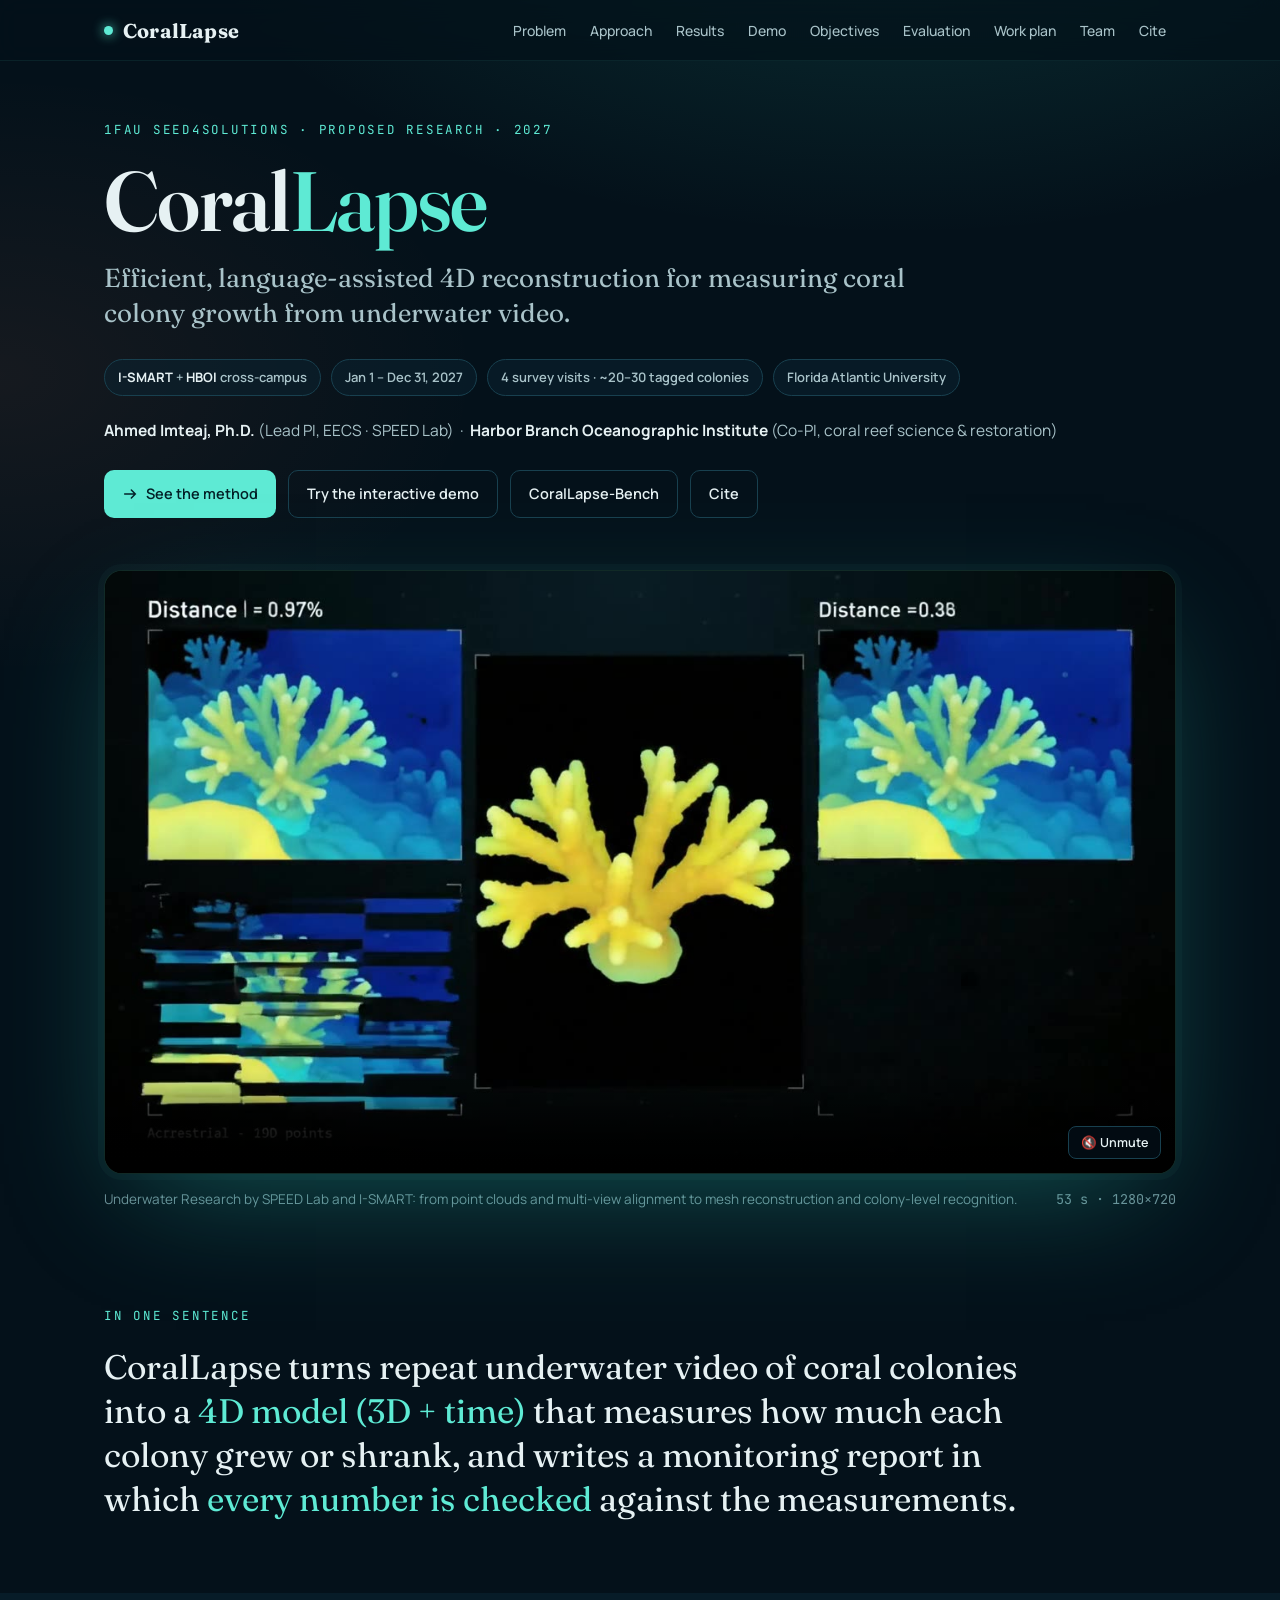
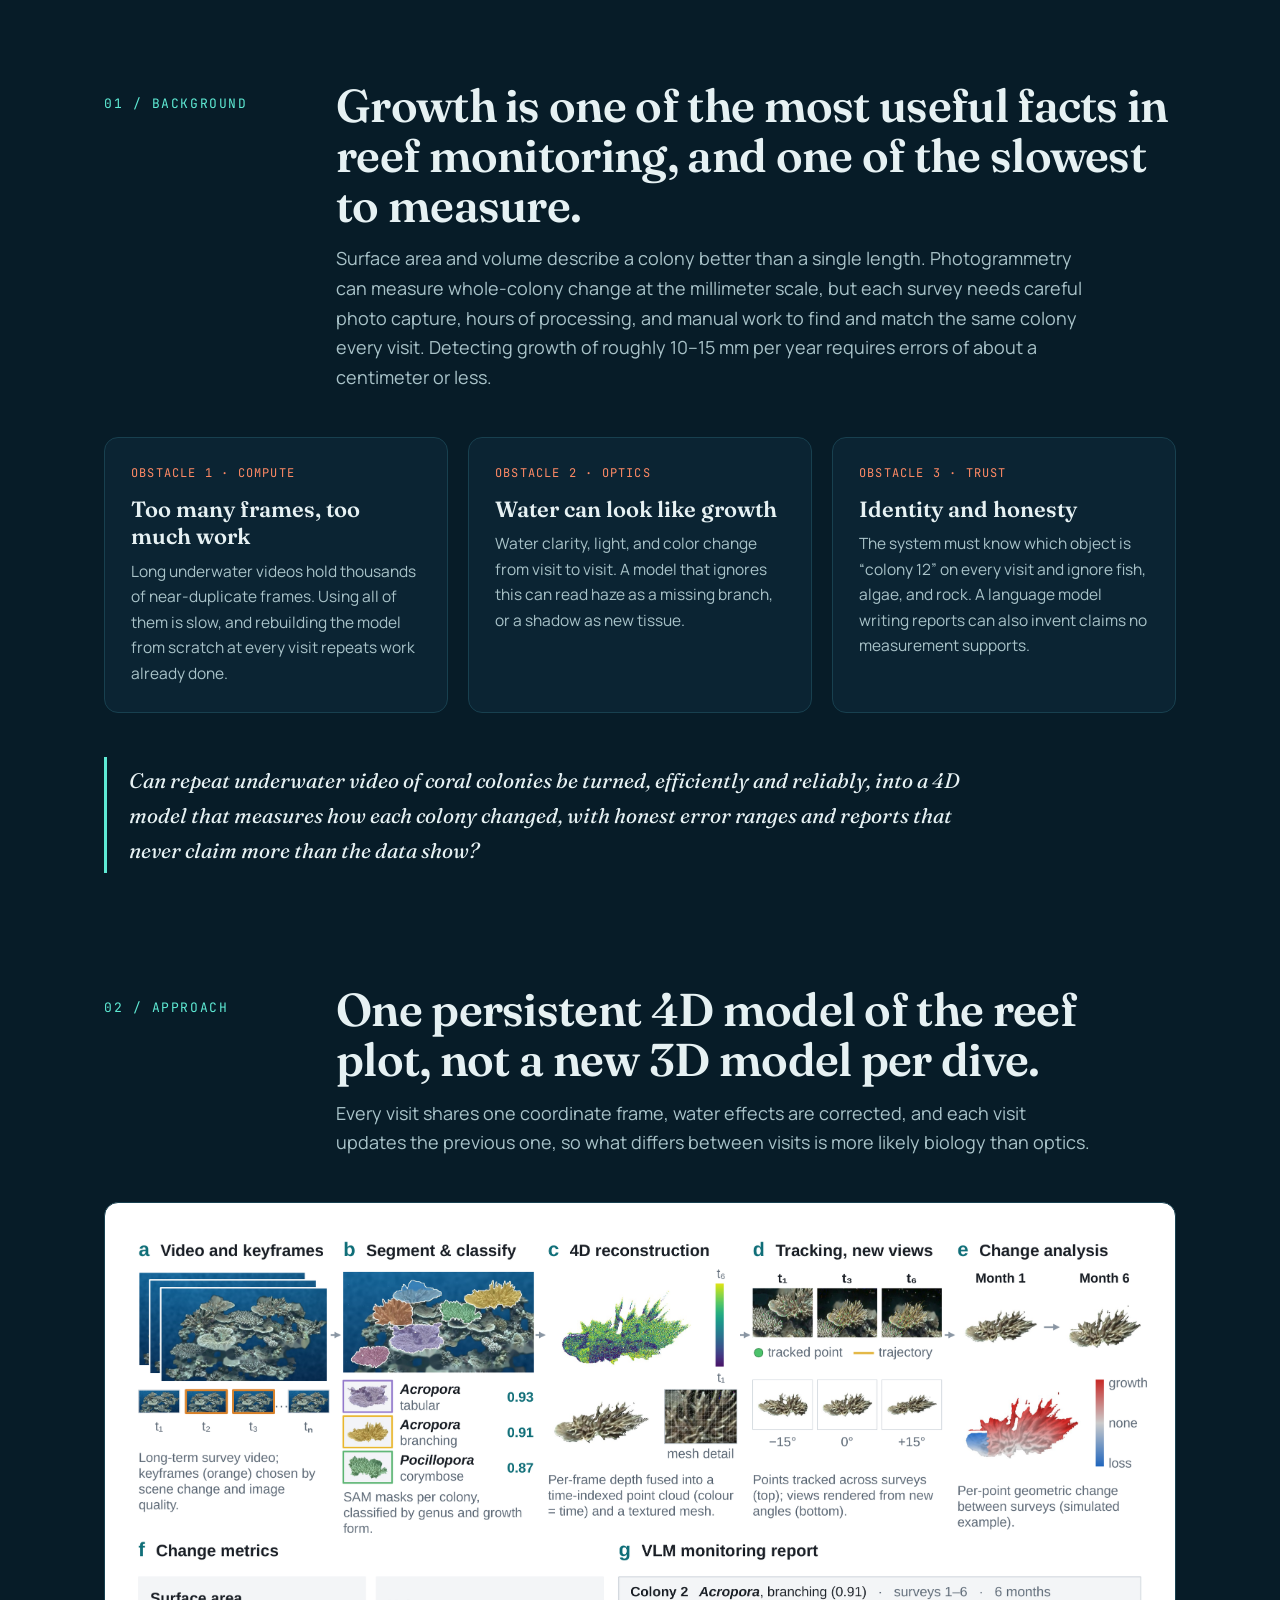
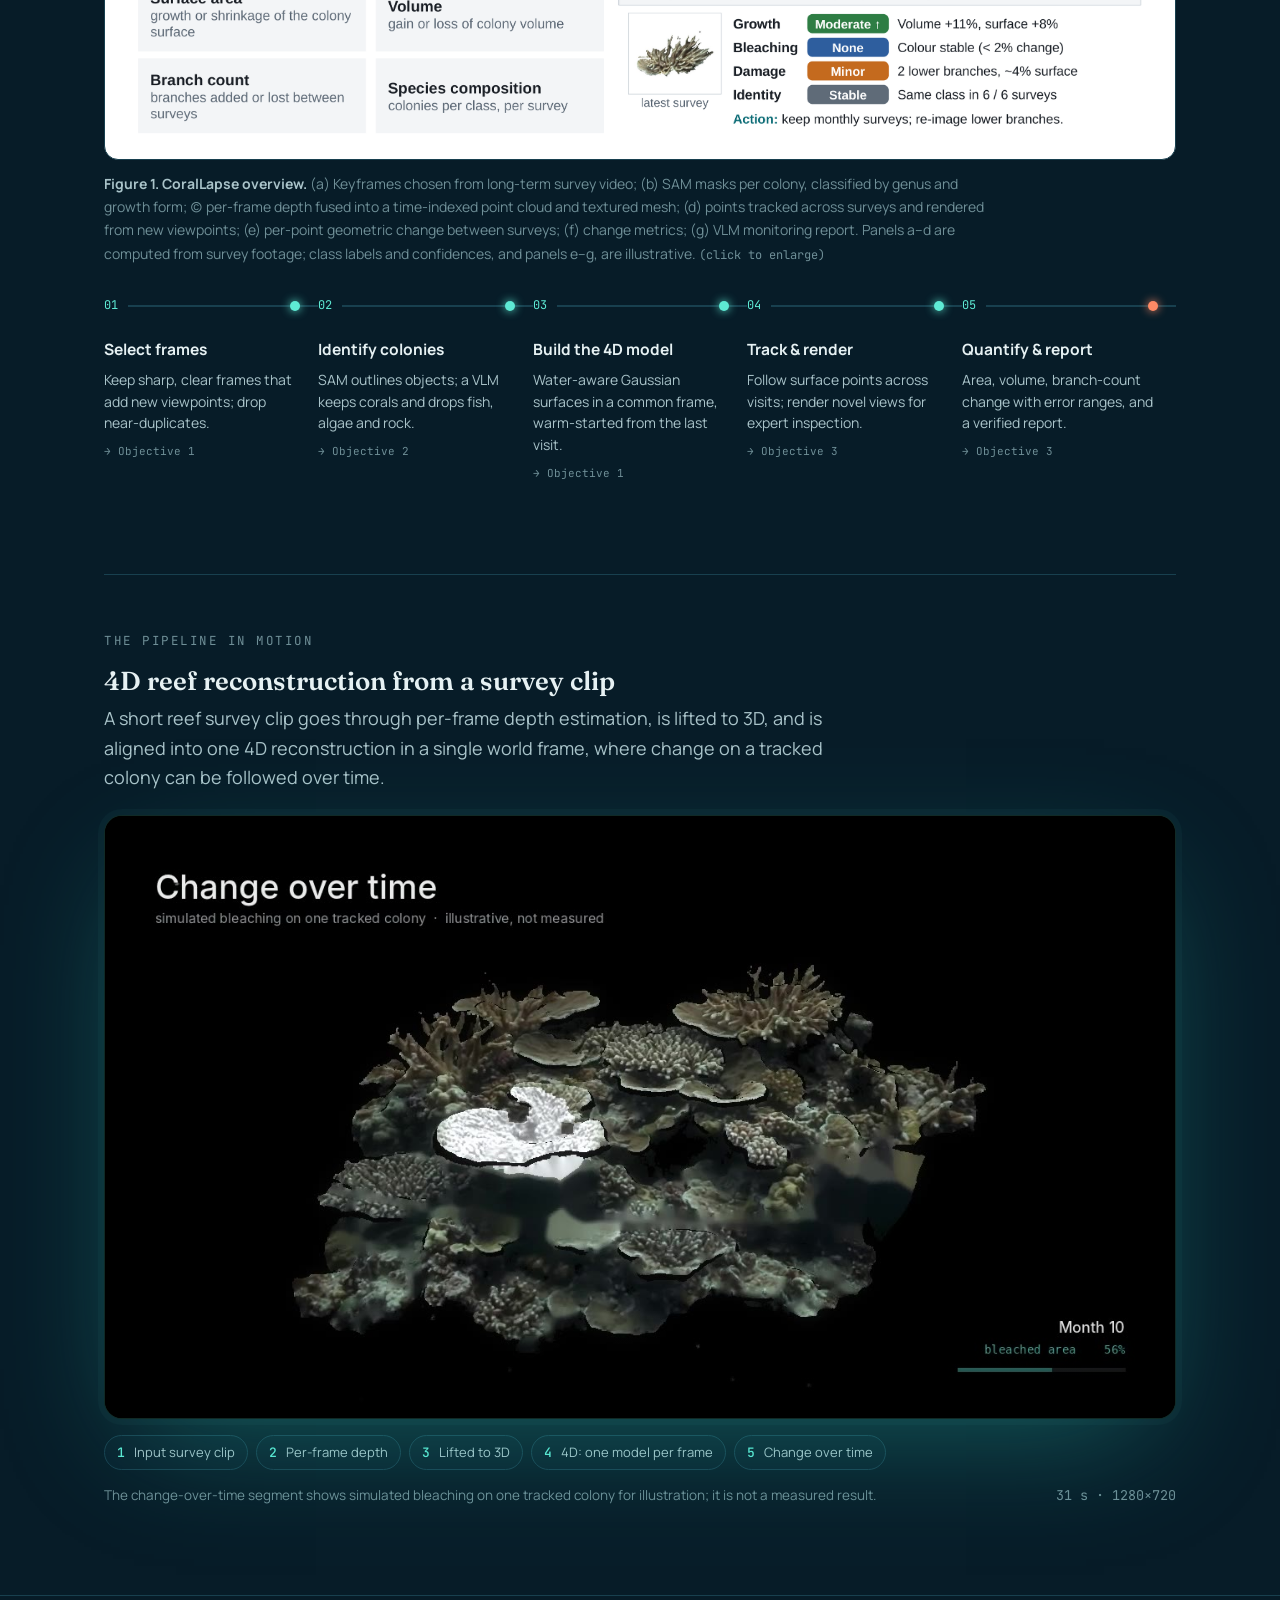
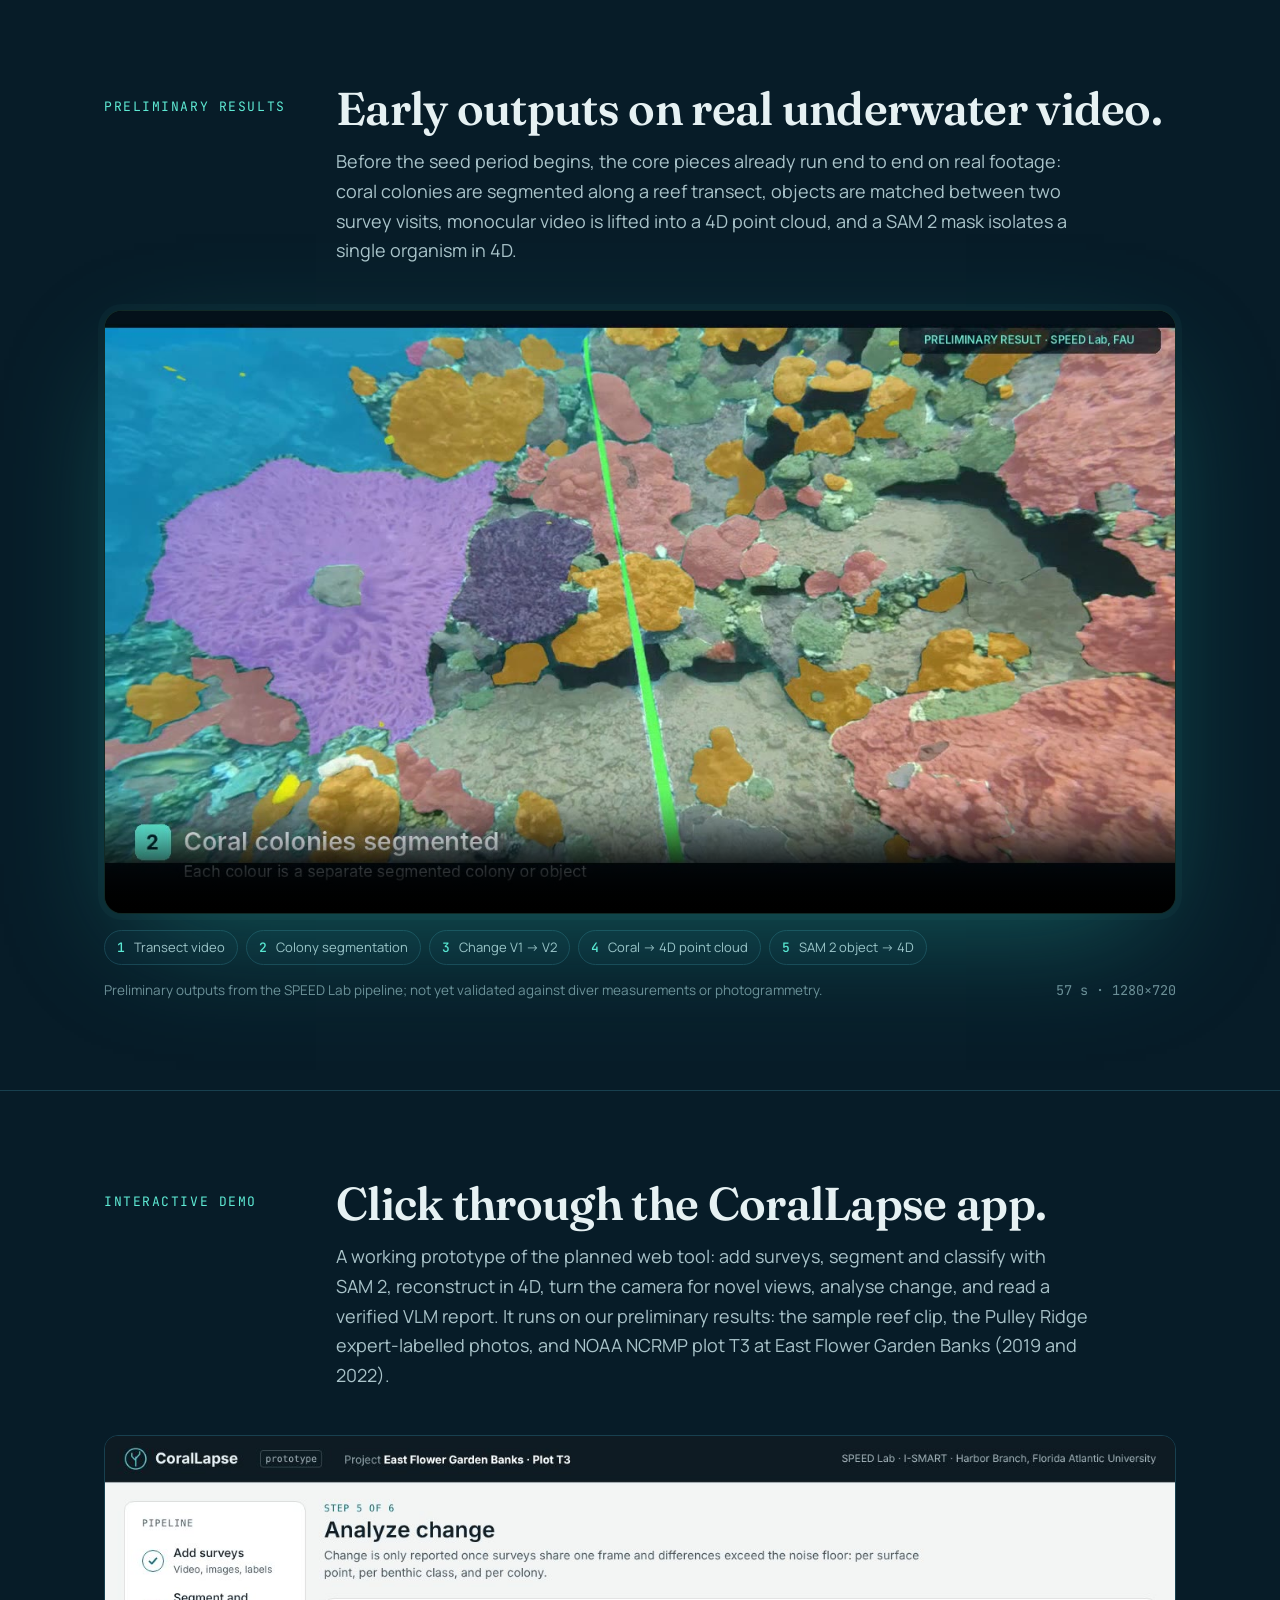
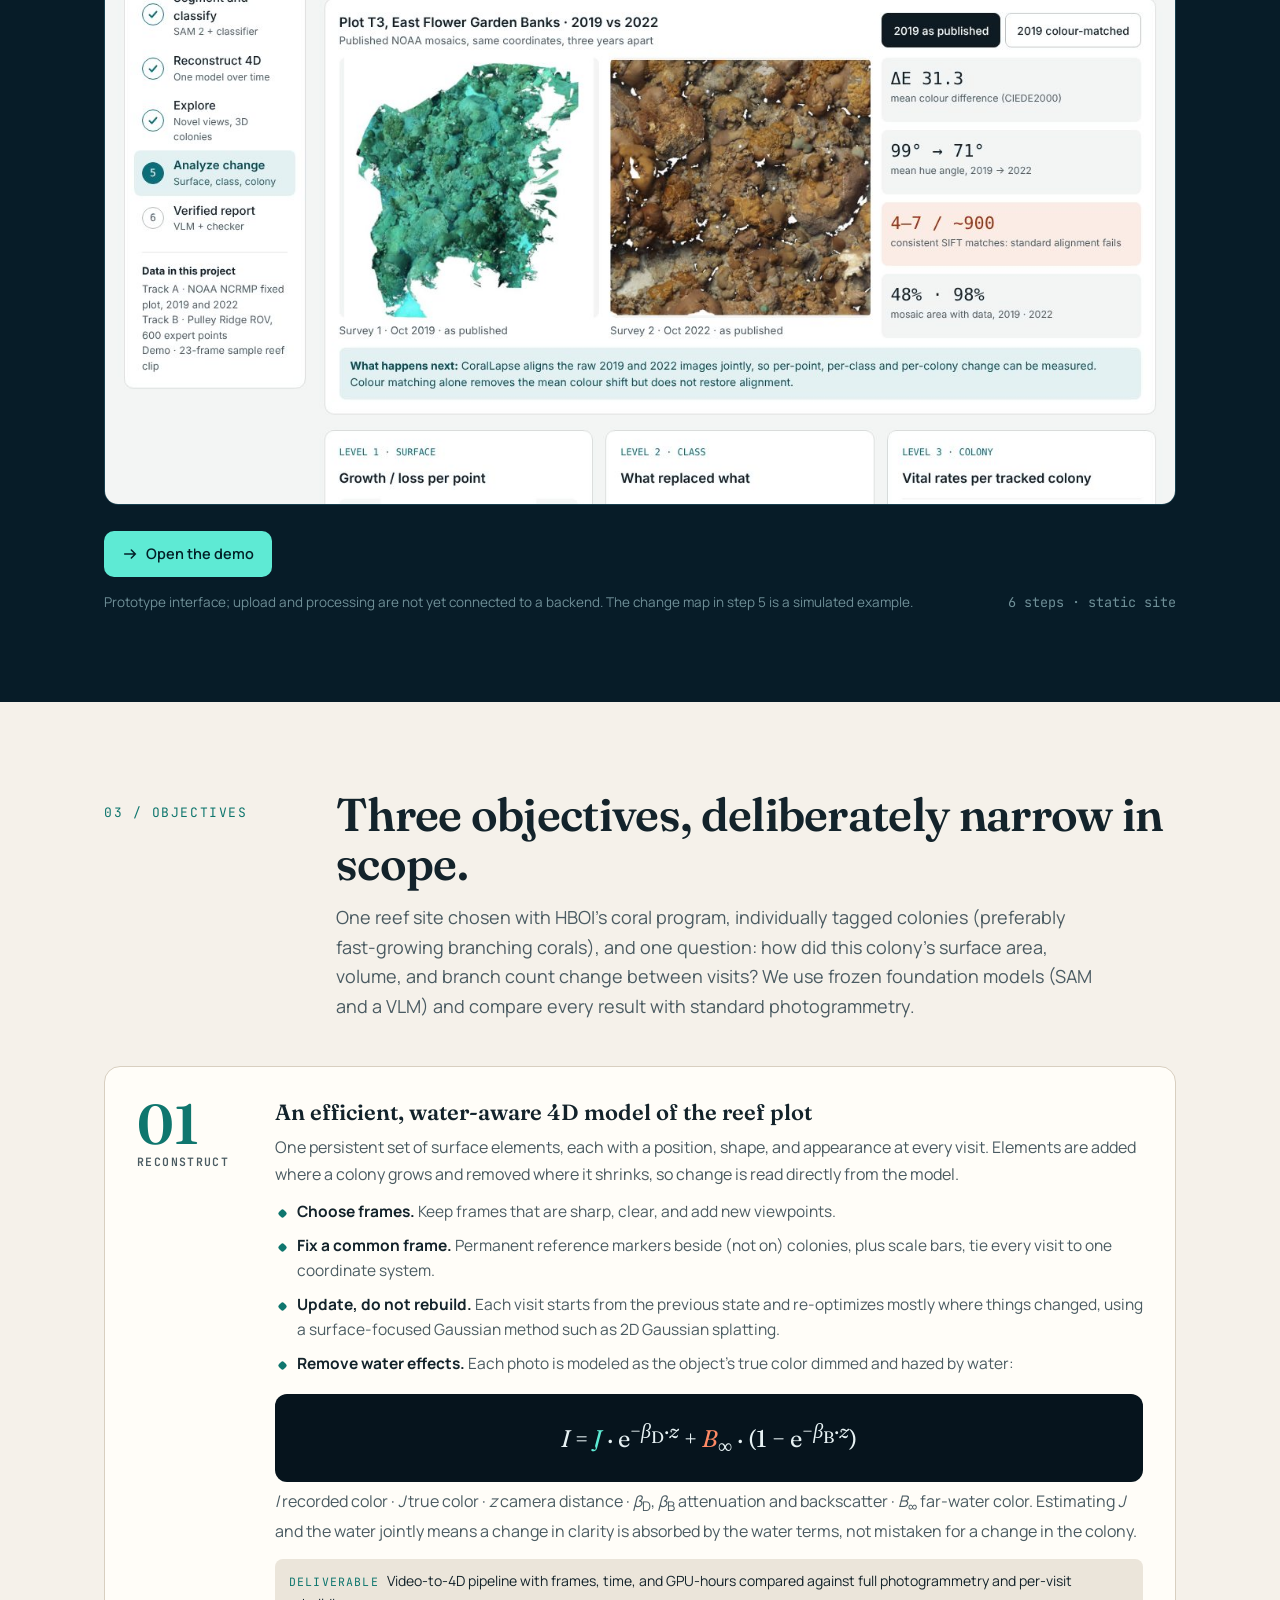
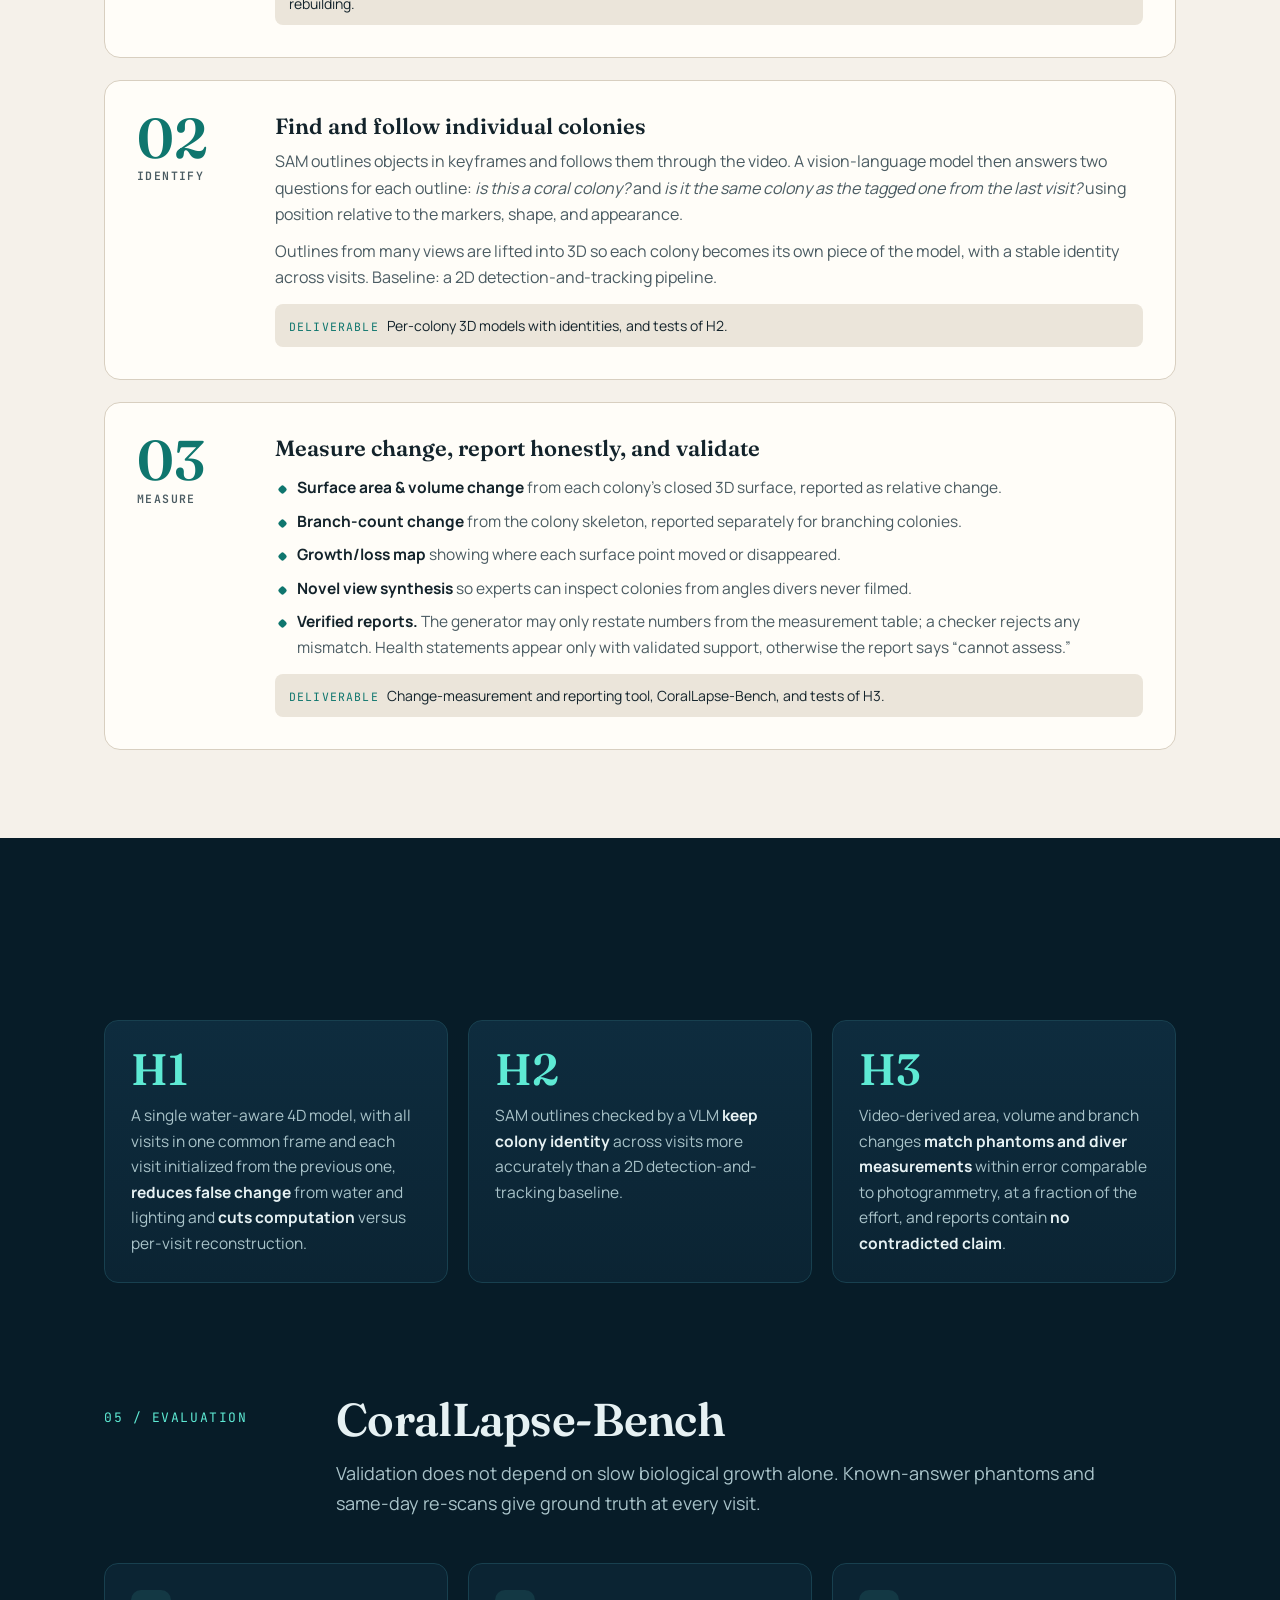
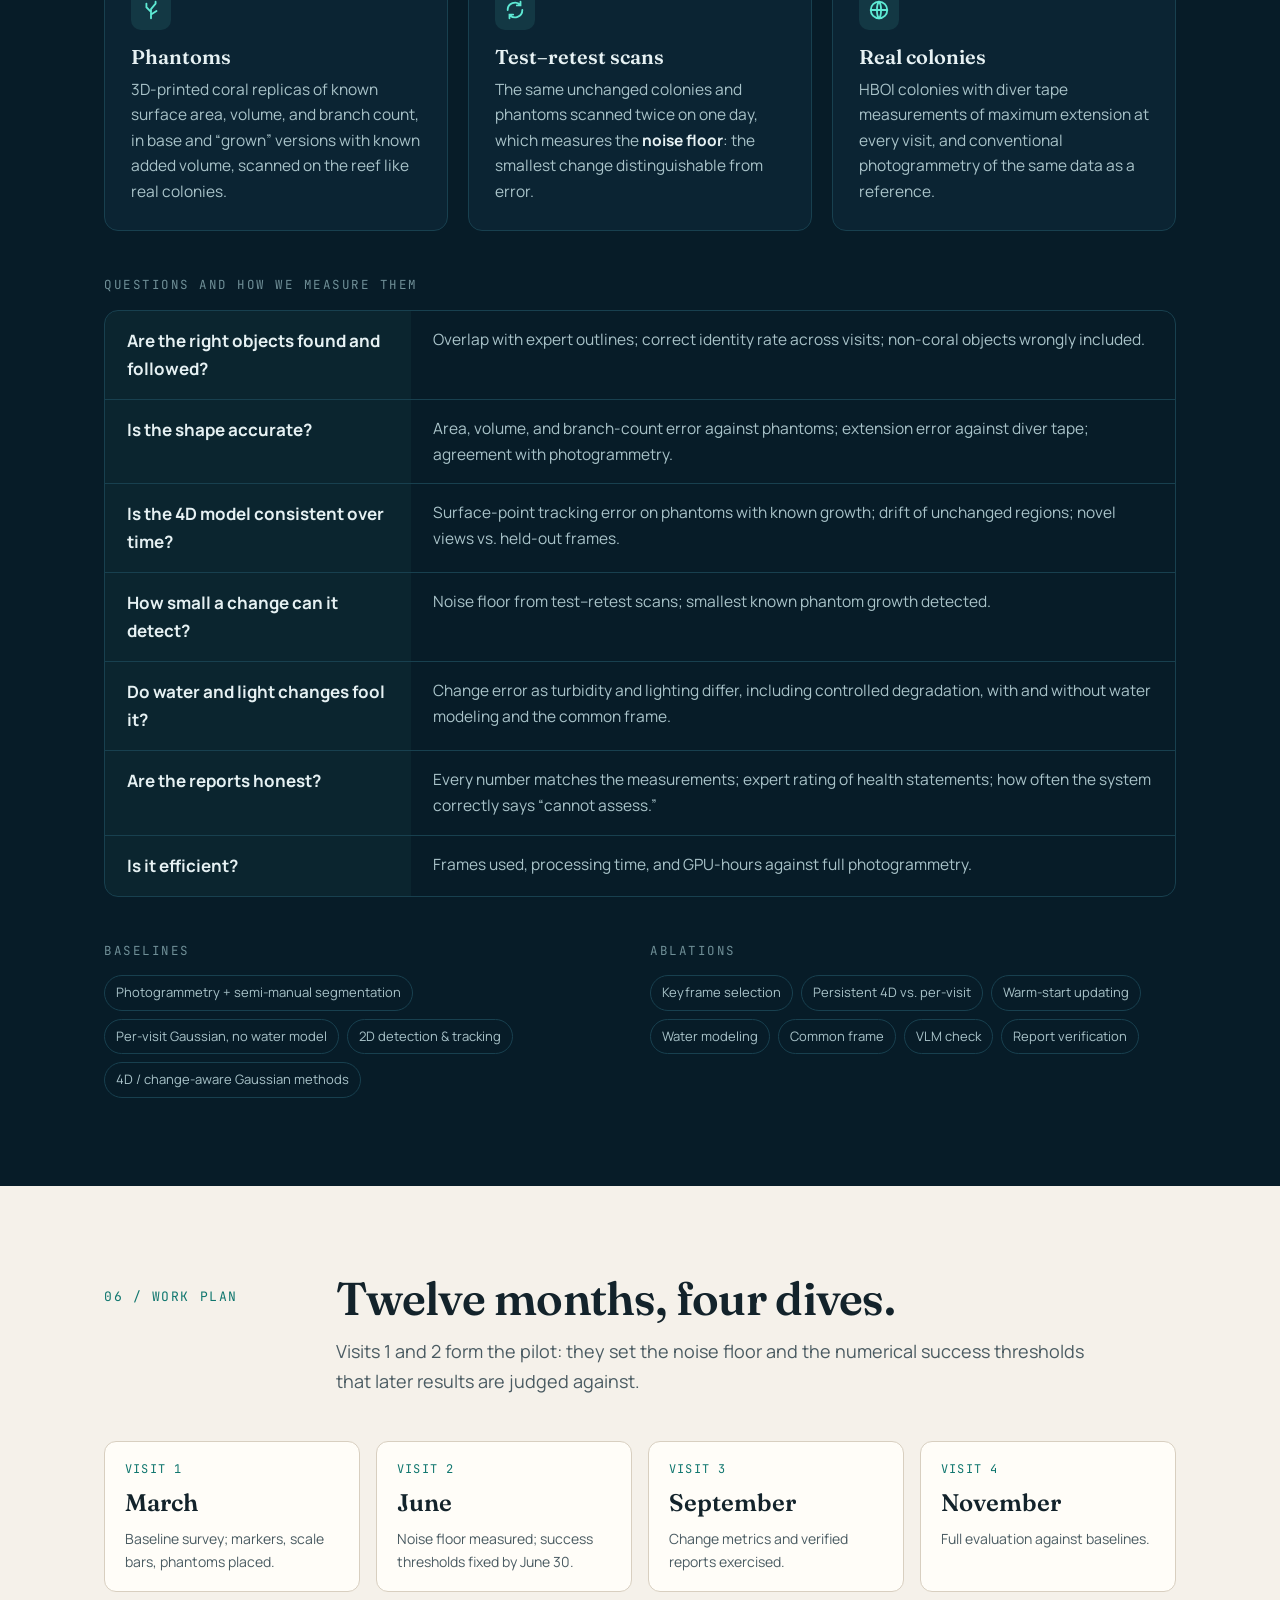
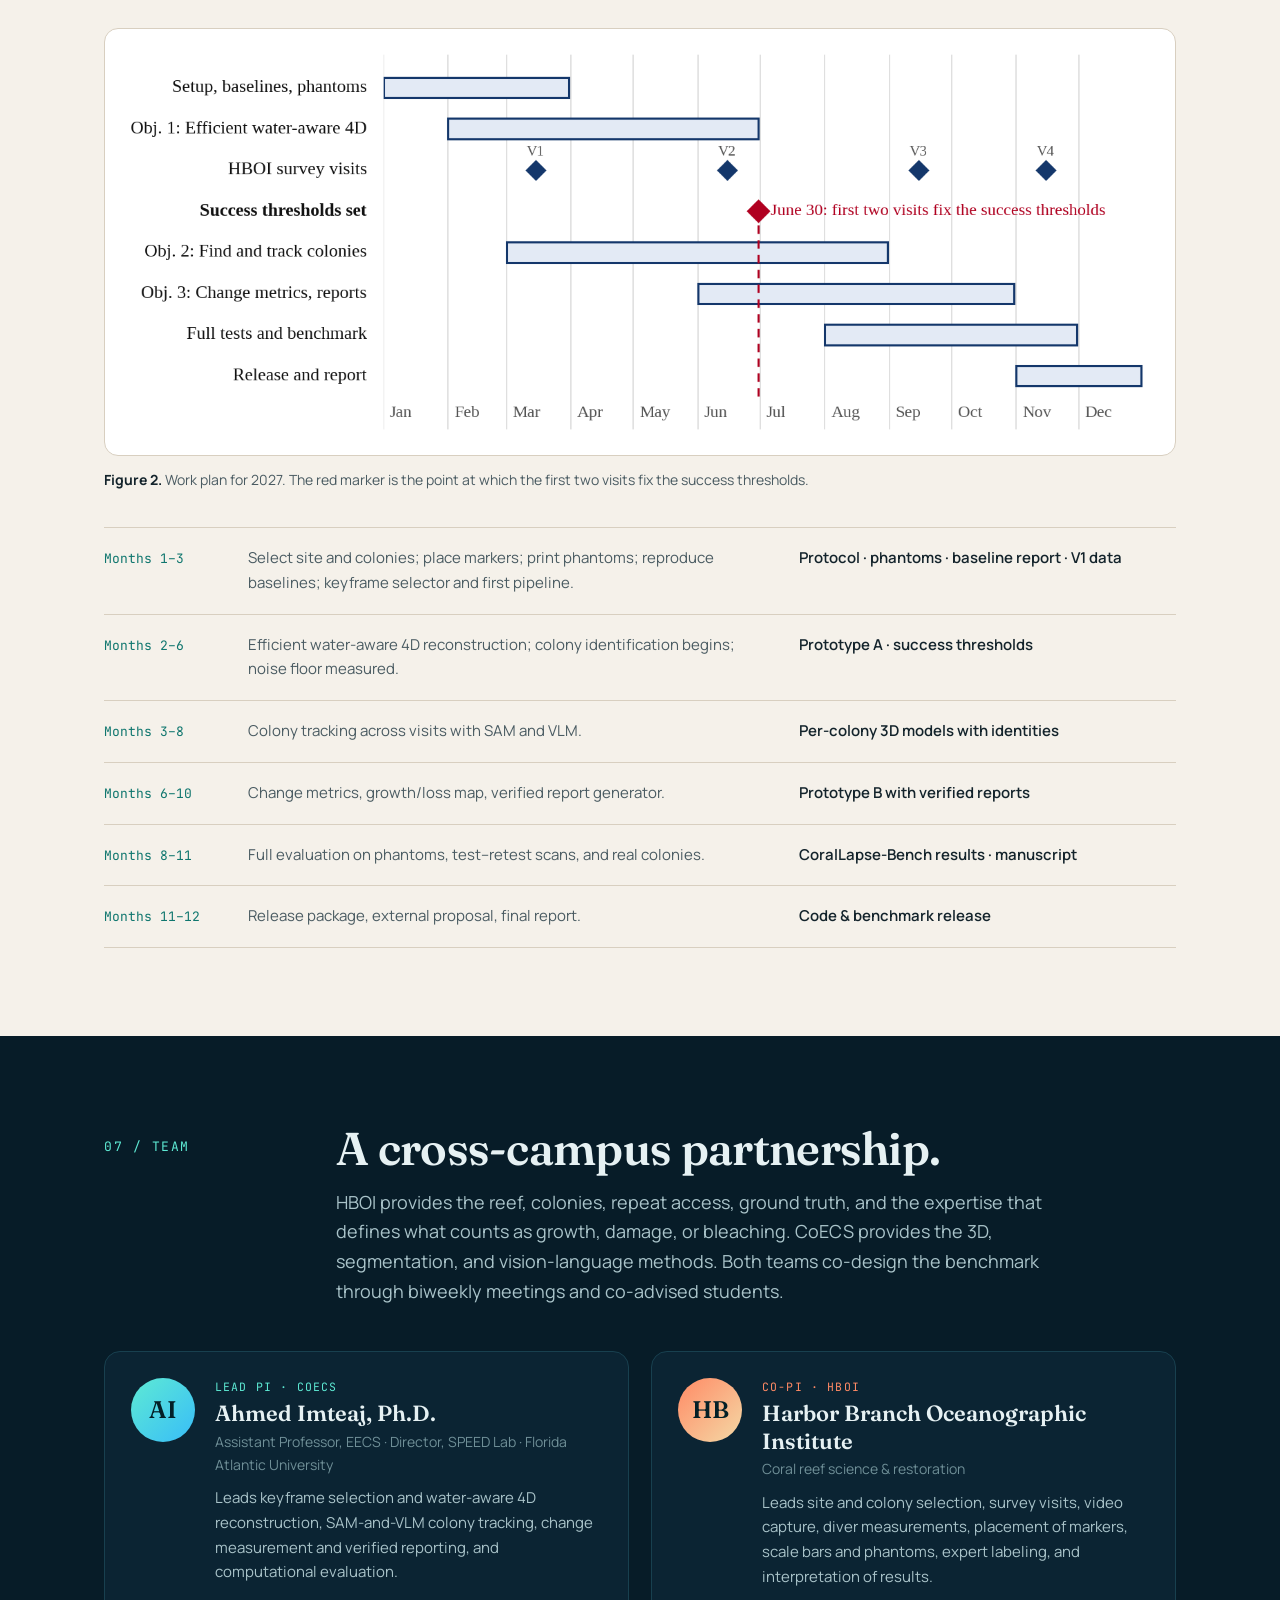
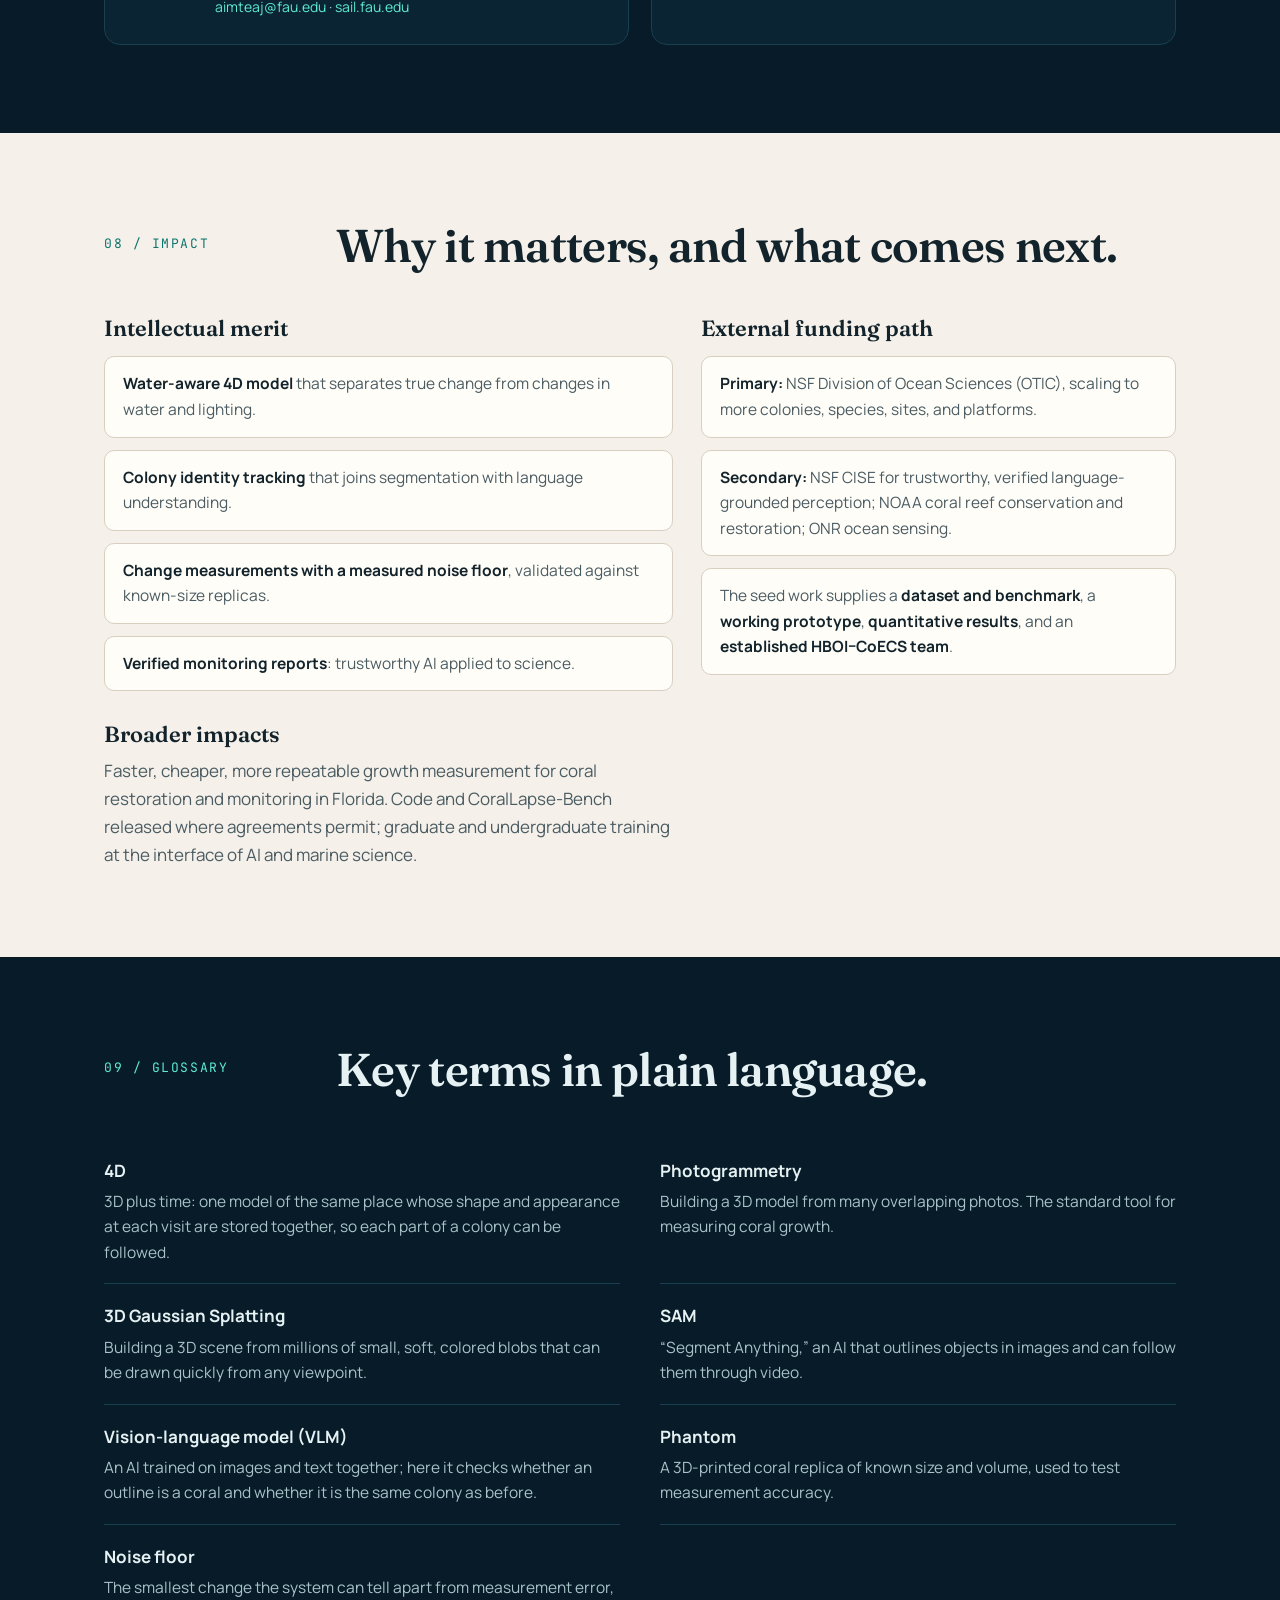
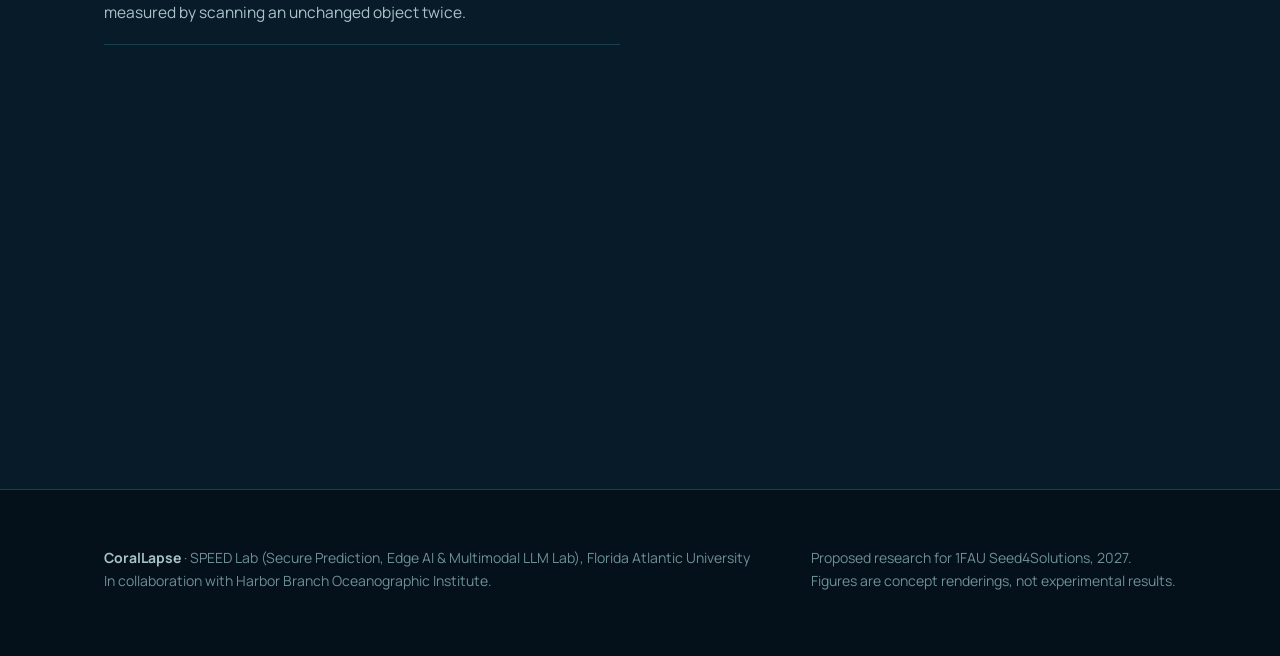
<file: index.html>
<!doctype html>
<html lang="en">
<head>
<meta charset="utf-8">
<meta name="viewport" content="width=device-width, initial-scale=1">
<title>CoralLapse — 4D Reconstruction for Coral Growth</title>
<meta name="description" content="CoralLapse turns repeat underwater video of coral colonies into a 4D (3D + time) model that measures how each colony grew or shrank, with verified monitoring reports. A 1FAU Seed4Solutions project (I-SMART + HBOI), Florida Atlantic University.">
<meta property="og:title" content="CoralLapse: Language-Assisted 4D Reconstruction for Coral Growth">
<meta property="og:description" content="Efficient, water-aware 4D reconstruction from underwater video to measure coral colony growth, with honest error ranges and verified reports.">
<meta property="og:image" content="assets/social-card.jpg">
<meta name="twitter:card" content="summary_large_image">
<link rel="icon" href="data:image/svg+xml,<svg xmlns='http://www.w3.org/2000/svg' viewBox='0 0 64 64'><circle cx='32' cy='32' r='30' fill='%23071a24'/><path d='M32 54V30M32 38l-10-10M22 28v-8M32 30l9-11M41 19v-6M32 44l12-8M44 36v-7' stroke='%235eead4' stroke-width='4' stroke-linecap='round' fill='none'/></svg>">
<link rel="preconnect" href="https://fonts.googleapis.com">
<link rel="preconnect" href="https://fonts.gstatic.com" crossorigin>
<link href="https://fonts.googleapis.com/css2?family=Fraunces:opsz,wght@9..144,400;9..144,600;9..144,700&family=Manrope:wght@400;500;600;700&family=JetBrains+Mono:wght@400;500&display=swap" rel="stylesheet">
<style>
:root{
  --abyss:#04111a; --deep:#071c28; --panel:#0b2433; --panel-2:#0e2c3e; --line:#18404f;
  --ink:#e6f1f3; --ink-2:#a9c3c9; --ink-3:#6f8f97;
  --cyan:#5eead4; --cyan-2:#2dd4bf; --coral:#ff8a65; --sand:#f4d9a6;
  --paper:#f5f1ea; --paper-2:#ebe5da; --paper-ink:#13232b; --paper-ink-2:#4a5b62; --paper-line:#d8cfc0;
  --serif:"Fraunces",Georgia,serif; --sans:"Manrope",system-ui,sans-serif; --mono:"JetBrains Mono",ui-monospace,monospace;
  --wrap:1120px;
}
*{box-sizing:border-box;margin:0;padding:0}
html{scroll-behavior:smooth;scroll-padding-top:72px}
body{font-family:var(--sans);background:var(--abyss);color:var(--ink);line-height:1.65;font-size:17px;-webkit-font-smoothing:antialiased;overflow-x:hidden}
img,video{max-width:100%;display:block}
a{color:var(--cyan);text-decoration:none}
a:hover{text-decoration:underline}
.wrap{max-width:var(--wrap);margin:0 auto;padding:0 24px}
.mono{font-family:var(--mono)}

/* nav */
nav{position:fixed;inset:0 0 auto 0;z-index:50;background:rgba(4,17,26,.72);backdrop-filter:blur(12px);-webkit-backdrop-filter:blur(12px);border-bottom:1px solid rgba(94,234,212,.08)}
nav .wrap{display:flex;align-items:center;justify-content:space-between;height:60px;gap:16px}
.brand{font-family:var(--serif);font-weight:700;font-size:20px;color:var(--ink);letter-spacing:.2px;display:flex;align-items:center;gap:10px}
.brand:hover{text-decoration:none}
.brand i{width:9px;height:9px;border-radius:50%;background:var(--cyan);box-shadow:0 0 12px var(--cyan)}
nav ul{list-style:none;display:flex;gap:4px}
nav ul a{color:var(--ink-2);font-size:14px;font-weight:500;padding:6px 10px;border-radius:6px}
nav ul a:hover,nav ul a.on{color:var(--ink);background:rgba(94,234,212,.08);text-decoration:none}
@media (max-width:860px){nav ul{display:none}}

/* hero */
header.hero{position:relative;padding:120px 0 40px;background:radial-gradient(1200px 600px at 70% -10%,rgba(45,212,191,.16),transparent 60%),radial-gradient(800px 500px at 0% 30%,rgba(255,138,101,.07),transparent 60%),var(--abyss)}
.eyebrow{font-family:var(--mono);font-size:12.5px;letter-spacing:.14em;text-transform:uppercase;color:var(--cyan)}
h1{font-family:var(--serif);font-weight:600;font-size:clamp(40px,7vw,84px);line-height:1;letter-spacing:-.02em;margin:18px 0 18px}
h1 em{font-style:normal;color:var(--cyan)}
.sub{font-family:var(--serif);font-size:clamp(19px,2.3vw,26px);line-height:1.35;color:var(--ink-2);max-width:820px;font-weight:400}
.meta{display:flex;flex-wrap:wrap;gap:10px;margin:28px 0 8px}
.chip{font-size:13px;font-weight:600;padding:7px 13px;border:1px solid var(--line);border-radius:999px;color:var(--ink-2);background:rgba(11,36,51,.5)}
.chip b{color:var(--ink)}
.authors{margin-top:22px;font-size:15.5px;color:var(--ink-2)}
.authors strong{color:var(--ink)}
.btns{display:flex;flex-wrap:wrap;gap:12px;margin-top:26px}
.btn{display:inline-flex;align-items:center;gap:8px;font-weight:600;font-size:14.5px;padding:11px 18px;border-radius:10px;background:var(--cyan);color:#032027}
.btn:hover{text-decoration:none;filter:brightness(1.08)}
.btn.ghost{background:transparent;color:var(--ink);border:1px solid var(--line)}
.btn.ghost:hover{border-color:var(--cyan)}

.video-shell{margin-top:52px;border-radius:18px;overflow:hidden;border:1px solid rgba(94,234,212,.18);box-shadow:0 40px 120px -30px rgba(45,212,191,.35),0 0 0 6px rgba(94,234,212,.03);background:#000;position:relative}
.video-shell video{width:100%;aspect-ratio:16/9;object-fit:cover}
.video-cap{display:flex;justify-content:space-between;gap:16px;flex-wrap:wrap;font-size:13.5px;color:var(--ink-3);margin-top:14px}
.sound{position:absolute;right:14px;bottom:14px;font:600 12.5px var(--sans);color:var(--ink);background:rgba(4,17,26,.7);border:1px solid var(--line);padding:7px 12px;border-radius:8px;cursor:pointer;backdrop-filter:blur(6px)}
.sound:hover{border-color:var(--cyan)}

/* tldr */
.tldr{padding:56px 0 72px}
.tldr p{font-family:var(--serif);font-size:clamp(22px,3vw,34px);line-height:1.3;max-width:960px;font-weight:400}
.tldr p mark{background:none;color:var(--cyan)}

/* sections */
section{padding:88px 0}
.dark{background:var(--deep)}
.light{background:var(--paper);color:var(--paper-ink)}
.light a{color:#0f766e}
.sec-head{display:grid;grid-template-columns:200px 1fr;gap:32px;margin-bottom:44px;align-items:start}
.sec-head .num{font-family:var(--mono);font-size:13px;letter-spacing:.12em;color:var(--cyan);padding-top:12px;text-transform:uppercase}
.light .sec-head .num{color:#0f766e}
h2{font-family:var(--serif);font-weight:600;font-size:clamp(30px,4vw,46px);line-height:1.08;letter-spacing:-.015em}
.lede{font-size:18px;color:var(--ink-2);margin-top:14px;max-width:760px}
.light .lede{color:var(--paper-ink-2)}
@media (max-width:760px){.sec-head{grid-template-columns:1fr;gap:6px}section{padding:64px 0}}

h3{font-family:var(--serif);font-weight:600;font-size:22px;line-height:1.25;margin-bottom:8px}

/* problem cards */
.grid3{display:grid;grid-template-columns:repeat(3,1fr);gap:20px}
@media (max-width:860px){.grid3{grid-template-columns:1fr}}
.card{background:var(--panel);border:1px solid var(--line);border-radius:14px;padding:26px}
.card .k{font-family:var(--mono);font-size:12px;color:var(--coral);letter-spacing:.1em;text-transform:uppercase;margin-bottom:12px}
.card p{color:var(--ink-2);font-size:15.5px}
.question{margin-top:44px;border-left:3px solid var(--cyan);padding:6px 0 6px 22px;font-family:var(--serif);font-style:italic;font-size:21px;color:var(--ink);max-width:900px}

/* figure */
figure{margin:0}
.fig{background:#06141d;border:1px solid var(--line);border-radius:14px;overflow:hidden}
.fig img{width:100%;cursor:zoom-in}
figcaption{font-size:14px;color:var(--ink-3);margin-top:12px;max-width:900px}
figcaption b{color:var(--ink-2)}
.light figcaption{color:var(--paper-ink-2)}
.light figcaption b{color:var(--paper-ink)}

/* pipeline */
.pipe{display:grid;grid-template-columns:repeat(5,1fr);gap:0;margin-top:40px;counter-reset:s}
.pipe>div{position:relative;padding:20px 18px 20px 0;border-top:2px solid var(--line)}
.pipe>div::before{counter-increment:s;content:"0" counter(s);font-family:var(--mono);font-size:12px;color:var(--cyan);position:absolute;top:-11px;left:0;background:var(--deep);padding-right:10px}
.pipe>div::after{content:"";position:absolute;top:-6px;right:18px;width:10px;height:10px;border-radius:50%;background:var(--cyan);box-shadow:0 0 10px var(--cyan)}
.pipe>div:last-child::after{background:var(--coral);box-shadow:0 0 10px var(--coral)}
.pipe h4{font-size:15.5px;font-weight:700;margin:10px 0 6px;color:var(--ink)}
.pipe p{font-size:14px;color:var(--ink-2);line-height:1.55}
.pipe .obj{font-family:var(--mono);font-size:11px;color:var(--ink-3);margin-top:8px;display:block}
.demo{margin-top:72px;padding-top:56px;border-top:1px solid var(--line)}
.steps4d{display:flex;flex-wrap:wrap;gap:8px;margin-top:16px}
.steps4d span{font-size:13px;color:var(--ink-2);padding:6px 12px;border:1px solid var(--line);border-radius:999px;background:rgba(11,36,51,.5)}
.steps4d b{color:var(--cyan);font-family:var(--mono);margin-right:6px;font-weight:500}
@media (max-width:900px){.pipe{grid-template-columns:1fr 1fr;row-gap:22px}}
@media (max-width:520px){.pipe{grid-template-columns:1fr}}

/* objectives */
.obj-list{display:grid;gap:22px}
.objective{display:grid;grid-template-columns:110px 1fr;gap:28px;padding:32px;border-radius:16px;background:#fffdf8;border:1px solid var(--paper-line)}
.objective .tag{font-family:var(--serif);font-size:56px;line-height:.9;color:#0f766e;font-weight:600}
.objective .tag small{display:block;font-family:var(--mono);font-size:11.5px;letter-spacing:.12em;color:var(--paper-ink-2);margin-top:8px;text-transform:uppercase}
.objective p{color:var(--paper-ink-2);font-size:16px}
.objective p+p{margin-top:10px}
.objective ul{margin:12px 0 0 0;list-style:none;display:grid;gap:8px}
.objective li{padding-left:22px;position:relative;color:var(--paper-ink-2);font-size:15.5px}
.objective li::before{content:"";position:absolute;left:4px;top:11px;width:7px;height:7px;border-radius:2px;background:#0f766e;transform:rotate(45deg)}
.objective li b{color:var(--paper-ink)}
.deliv{margin-top:14px;font-size:14px;padding:10px 14px;border-radius:8px;background:var(--paper-2);color:var(--paper-ink)}
.deliv span{font-family:var(--mono);font-size:11.5px;letter-spacing:.1em;text-transform:uppercase;color:#0f766e;margin-right:8px}
@media (max-width:700px){.objective{grid-template-columns:1fr;gap:10px;padding:24px}.objective .tag{font-size:40px}}

/* equation */
.eq{margin:18px 0 6px;padding:20px 22px;border-radius:12px;background:#06141d;color:#e6f1f3;font-family:var(--serif);font-size:clamp(17px,2.4vw,24px);text-align:center;overflow-x:auto;white-space:nowrap}
.eq i{font-style:italic}
.eq .c{color:var(--cyan)} .eq .o{color:var(--coral)}
.eq-key{font-size:14px;color:var(--paper-ink-2)}

/* hypotheses */
.hyp{display:grid;grid-template-columns:repeat(3,1fr);gap:20px}
@media (max-width:860px){.hyp{grid-template-columns:1fr}}
.hyp .card{background:linear-gradient(180deg,var(--panel-2),var(--panel))}
.hyp .h{font-family:var(--serif);font-size:44px;color:var(--cyan);line-height:1;font-weight:600;margin-bottom:12px}

/* eval table */
.table{border:1px solid var(--line);border-radius:14px;overflow:hidden}
.row{display:grid;grid-template-columns:minmax(200px,.8fr) 2fr;border-top:1px solid var(--line)}
.row:first-child{border-top:0}
.row>div{padding:16px 22px}
.row>div:first-child{font-weight:700;color:var(--ink);background:rgba(94,234,212,.04)}
.row>div:last-child{color:var(--ink-2);font-size:15.5px}
@media (max-width:640px){.row{grid-template-columns:1fr}.row>div:first-child{padding-bottom:4px}.row>div:last-child{padding-top:4px}}
.bench{display:grid;grid-template-columns:repeat(3,1fr);gap:20px;margin-bottom:44px}
@media (max-width:860px){.bench{grid-template-columns:1fr}}
.bench .card h3{font-size:20px}
.bench .ico{width:40px;height:40px;border-radius:10px;display:grid;place-items:center;background:rgba(94,234,212,.1);margin-bottom:14px}
.subhead{font-family:var(--mono);font-size:12.5px;letter-spacing:.12em;text-transform:uppercase;color:var(--ink-3);margin:0 0 14px}
.pill-list{display:flex;flex-wrap:wrap;gap:8px;margin-top:10px}
.pill-list span{font-size:13px;padding:6px 11px;border-radius:999px;border:1px solid var(--line);color:var(--ink-2)}

/* timeline */
.visits{display:grid;grid-template-columns:repeat(4,1fr);gap:16px;margin:36px 0}
.visit{padding:18px 20px;border-radius:12px;background:#fffdf8;border:1px solid var(--paper-line)}
.visit .v{font-family:var(--mono);font-size:12px;color:#0f766e;letter-spacing:.1em}
.visit .m{font-family:var(--serif);font-size:24px;font-weight:600;margin:4px 0}
.visit p{font-size:14px;color:var(--paper-ink-2)}
@media (max-width:760px){.visits{grid-template-columns:1fr 1fr}}
.light .fig{background:#fff;border-color:var(--paper-line)}
.ms{margin-top:36px;display:grid;gap:0;border-top:1px solid var(--paper-line)}
.ms>div{display:grid;grid-template-columns:120px 1.4fr 1fr;gap:24px;padding:18px 0;border-bottom:1px solid var(--paper-line);font-size:15px}
.ms .mo{font-family:var(--mono);font-size:13px;color:#0f766e;padding-top:2px}
.ms .ac{color:var(--paper-ink-2)}
.ms .dv{color:var(--paper-ink);font-weight:600}
@media (max-width:760px){.ms>div{grid-template-columns:1fr;gap:4px}}

/* team */
.team{display:grid;grid-template-columns:1fr 1fr;gap:22px}
@media (max-width:760px){.team{grid-template-columns:1fr}}
.person{display:flex;gap:20px;padding:26px;border-radius:16px;background:var(--panel);border:1px solid var(--line)}
.avatar{flex:0 0 64px;height:64px;border-radius:50%;display:grid;place-items:center;font-family:var(--serif);font-size:24px;font-weight:600;color:#032027;background:linear-gradient(135deg,var(--cyan),#38bdf8)}
.avatar.alt{background:linear-gradient(135deg,var(--coral),var(--sand))}
.person .role{font-family:var(--mono);font-size:11.5px;letter-spacing:.1em;text-transform:uppercase;color:var(--cyan)}
.person .aff{font-size:14px;color:var(--ink-3);margin:2px 0 10px}
.person p{font-size:15px;color:var(--ink-2)}
.partners{display:flex;flex-wrap:wrap;gap:12px;margin-top:28px}

/* glossary */
.gloss{display:grid;grid-template-columns:repeat(2,1fr);gap:0 40px}
.gloss>div{padding:18px 0;border-bottom:1px solid var(--line)}
.gloss dt{font-weight:700;margin-bottom:4px}
.gloss dd{color:var(--ink-2);font-size:15.5px}
@media (max-width:760px){.gloss{grid-template-columns:1fr}}

/* funding */
.fund{display:grid;grid-template-columns:1.2fr 1fr;gap:28px}
@media (max-width:860px){.fund{grid-template-columns:1fr}}
.fund ul{list-style:none;display:grid;gap:12px;margin-top:14px}
.fund li{padding:14px 18px;border-radius:10px;background:#fffdf8;border:1px solid var(--paper-line);font-size:15.5px;color:var(--paper-ink-2)}
.fund li b{color:var(--paper-ink)}

/* refs */
.refs{columns:2;column-gap:44px;font-size:14px;color:var(--ink-2);list-style:none;counter-reset:r}
.refs li{break-inside:avoid;margin-bottom:12px;padding-left:36px;position:relative;counter-increment:r}
.refs li::before{content:"[" counter(r) "]";position:absolute;left:0;font-family:var(--mono);font-size:12px;color:var(--ink-3);top:2px}
.refs i{color:var(--ink)}
@media (max-width:760px){.refs{columns:1}}
.cite{position:relative;background:#06141d;border:1px solid var(--line);border-radius:12px;padding:18px 20px;font-family:var(--mono);font-size:13px;color:var(--ink-2);white-space:pre;overflow-x:auto;margin-top:14px}
.copy{position:absolute;top:10px;right:10px;font:600 12px var(--sans);background:var(--panel-2);color:var(--ink);border:1px solid var(--line);padding:5px 10px;border-radius:6px;cursor:pointer}

footer{padding:56px 0 64px;border-top:1px solid var(--line);font-size:14px;color:var(--ink-3)}
footer .wrap{display:flex;justify-content:space-between;gap:24px;flex-wrap:wrap}
footer b{color:var(--ink-2)}

/* lightbox */
.lb{position:fixed;inset:0;background:rgba(2,8,12,.94);display:none;align-items:center;justify-content:center;z-index:100;padding:24px;cursor:zoom-out}
.lb.open{display:flex}
.lb img{max-height:94vh;border-radius:8px}

/* reveal */
.rv{opacity:0;transform:translateY(18px);transition:opacity .7s ease,transform .7s ease}
.rv.in{opacity:1;transform:none}
@media (prefers-reduced-motion:reduce){.rv{opacity:1;transform:none;transition:none}html{scroll-behavior:auto}}
</style>
</head>
<body>

<nav>
  <div class="wrap">
    <a class="brand" href="#top"><i></i>CoralLapse</a>
    <ul>
      <li><a href="#problem">Problem</a></li>
      <li><a href="#approach">Approach</a></li>
      <li><a href="#results">Results</a></li>
      <li><a href="#demo">Demo</a></li>
      <li><a href="#objectives">Objectives</a></li>
      <li><a href="#evaluation">Evaluation</a></li>
      <li><a href="#plan">Work plan</a></li>
      <li><a href="#team">Team</a></li>
      <li><a href="#cite">Cite</a></li>
    </ul>
  </div>
</nav>

<header class="hero" id="top">
  <div class="wrap">
    <div class="eyebrow">1FAU Seed4Solutions · Proposed research · 2027</div>
    <h1>Coral<em>Lapse</em></h1>
    <p class="sub">Efficient, language-assisted 4D reconstruction for measuring coral colony growth from underwater video.</p>
    <div class="meta">
      <span class="chip"><b>I-SMART</b> + <b>HBOI</b> cross-campus</span>
      <span class="chip">Jan 1 – Dec 31, 2027</span>
      <span class="chip">4 survey visits · ~20–30 tagged colonies</span>
      <span class="chip">Florida Atlantic University</span>
    </div>
    <p class="authors"><strong>Ahmed Imteaj, Ph.D.</strong> (Lead PI, EECS · SPEED Lab) &nbsp;·&nbsp; <strong>Harbor Branch Oceanographic Institute</strong> (Co-PI, coral reef science &amp; restoration)</p>
    <div class="btns">
      <a class="btn" href="#approach">
        <svg width="16" height="16" viewBox="0 0 24 24" fill="none" stroke="currentColor" stroke-width="2.2" stroke-linecap="round"><path d="M4 12h16M14 6l6 6-6 6"/></svg>
        See the method
      </a>
      <a class="btn ghost" href="demo/">Try the interactive demo</a>
      <a class="btn ghost" href="#evaluation">CoralLapse-Bench</a>
      <a class="btn ghost" href="#cite">Cite</a>
    </div>

    <div class="video-shell rv">
      <video id="teaser" src="assets/coralReef_SPEED_Lab.mp4" poster="assets/video-poster.jpg" autoplay muted loop playsinline preload="metadata" controls></video>
      <button class="sound" id="sound" type="button">🔇 Unmute</button>
    </div>
    <div class="video-cap">
      <span>Underwater Research by SPEED Lab and I-SMART: from point clouds and multi-view alignment to mesh reconstruction and colony-level recognition.</span>
      <span class="mono">53 s · 1280×720</span>
    </div>
  </div>
</header>

<div class="tldr">
  <div class="wrap rv">
    <div class="eyebrow" style="margin-bottom:18px">In one sentence</div>
    <p>CoralLapse turns repeat underwater video of coral colonies into a <mark>4D model (3D&nbsp;+&nbsp;time)</mark> that measures how much each colony grew or shrank, and writes a monitoring report in which <mark>every number is checked</mark> against the measurements.</p>
  </div>
</div>

<section class="dark" id="problem">
  <div class="wrap">
    <div class="sec-head rv">
      <div class="num">01 / Background</div>
      <div>
        <h2>Growth is one of the most useful facts in reef monitoring, and one of the slowest to measure.</h2>
        <p class="lede">Surface area and volume describe a colony better than a single length. Photogrammetry can measure whole-colony change at the millimeter scale, but each survey needs careful photo capture, hours of processing, and manual work to find and match the same colony every visit. Detecting growth of roughly 10–15&nbsp;mm per year requires errors of about a centimeter or less.</p>
      </div>
    </div>
    <div class="grid3">
      <div class="card rv">
        <div class="k">Obstacle 1 · Compute</div>
        <h3>Too many frames, too much work</h3>
        <p>Long underwater videos hold thousands of near-duplicate frames. Using all of them is slow, and rebuilding the model from scratch at every visit repeats work already done.</p>
      </div>
      <div class="card rv">
        <div class="k">Obstacle 2 · Optics</div>
        <h3>Water can look like growth</h3>
        <p>Water clarity, light, and color change from visit to visit. A model that ignores this can read haze as a missing branch, or a shadow as new tissue.</p>
      </div>
      <div class="card rv">
        <div class="k">Obstacle 3 · Trust</div>
        <h3>Identity and honesty</h3>
        <p>The system must know which object is “colony 12” on every visit and ignore fish, algae, and rock. A language model writing reports can also invent claims no measurement supports.</p>
      </div>
    </div>
    <p class="question rv">Can repeat underwater video of coral colonies be turned, efficiently and reliably, into a 4D model that measures how each colony changed, with honest error ranges and reports that never claim more than the data show?</p>
  </div>
</section>

<section class="dark" id="approach" style="padding-top:24px">
  <div class="wrap">
    <div class="sec-head rv">
      <div class="num">02 / Approach</div>
      <div>
        <h2>One persistent 4D model of the reef plot, not a new 3D model per dive.</h2>
        <p class="lede">Every visit shares one coordinate frame, water effects are corrected, and each visit updates the previous one, so what differs between visits is more likely biology than optics.</p>
      </div>
    </div>
    <figure class="rv">
      <div class="fig" style="background:#fff;padding:10px"><img src="assets/fig1-overview-v4.png" alt="CoralLapse overview: (a) video and keyframes, (b) SAM segmentation and genus/growth-form classification, (c) 4D reconstruction, (d) tracking and new views, (e) change analysis, (f) change metrics, (g) VLM monitoring report" loading="lazy" data-zoom></div>
      <figcaption><b>Figure 1. CoralLapse overview.</b> (a) Keyframes chosen from long-term survey video; (b) SAM masks per colony, classified by genus and growth form; (c) per-frame depth fused into a time-indexed point cloud and textured mesh; (d) points tracked across surveys and rendered from new viewpoints; (e) per-point geometric change between surveys; (f) change metrics; (g) VLM monitoring report. Panels a–d are computed from survey footage; class labels and confidences, and panels e–g, are illustrative. <span class="mono" style="font-size:12px">(click to enlarge)</span></figcaption>
    </figure>
    <div class="pipe">
      <div class="rv"><h4>Select frames</h4><p>Keep sharp, clear frames that add new viewpoints; drop near-duplicates.</p><span class="obj">→ Objective 1</span></div>
      <div class="rv"><h4>Identify colonies</h4><p>SAM outlines objects; a VLM keeps corals and drops fish, algae and rock.</p><span class="obj">→ Objective 2</span></div>
      <div class="rv"><h4>Build the 4D model</h4><p>Water-aware Gaussian surfaces in a common frame, warm-started from the last visit.</p><span class="obj">→ Objective 1</span></div>
      <div class="rv"><h4>Track &amp; render</h4><p>Follow surface points across visits; render novel views for expert inspection.</p><span class="obj">→ Objective 3</span></div>
      <div class="rv"><h4>Quantify &amp; report</h4><p>Area, volume, branch-count change with error ranges, and a verified report.</p><span class="obj">→ Objective 3</span></div>
    </div>

    <div class="demo rv">
      <p class="subhead">The pipeline in motion</p>
      <h3 style="font-size:26px;margin-bottom:6px">4D reef reconstruction from a survey clip</h3>
      <p class="lede" style="margin-top:0;margin-bottom:22px">A short reef survey clip goes through per-frame depth estimation, is lifted to 3D, and is aligned into one 4D reconstruction in a single world frame, where change on a tracked colony can be followed over time.</p>
      <div class="video-shell" style="margin-top:0">
        <video id="demo4d" src="assets/reef_4d_reconstruction.mp4" poster="assets/reef4d-poster.jpg" muted loop playsinline preload="metadata" controls></video>
      </div>
      <div class="steps4d">
        <span><b>1</b> Input survey clip</span><span><b>2</b> Per-frame depth</span><span><b>3</b> Lifted to 3D</span><span><b>4</b> 4D: one model per frame</span><span><b>5</b> Change over time</span>
      </div>
      <div class="video-cap"><span>The change-over-time segment shows simulated bleaching on one tracked colony for illustration; it is not a measured result.</span><span class="mono">31 s · 1280×720</span></div>
    </div>
  </div>
</section>

<section class="dark" id="results" style="border-top:1px solid var(--line)">
  <div class="wrap">
    <div class="sec-head rv">
      <div class="num">Preliminary results</div>
      <div>
        <h2>Early outputs on real underwater video.</h2>
        <p class="lede">Before the seed period begins, the core pieces already run end to end on real footage: coral colonies are segmented along a reef transect, objects are matched between two survey visits, monocular video is lifted into a 4D point cloud, and a SAM&nbsp;2 mask isolates a single organism in 4D.</p>
      </div>
    </div>
    <div class="rv">
      <div class="video-shell" style="margin-top:0">
        <video id="prelim" src="assets/preliminary_results.mp4" poster="assets/prelim-poster.jpg" muted loop playsinline preload="metadata" controls></video>
      </div>
      <div class="steps4d">
        <span><b>1</b> Transect video</span><span><b>2</b> Colony segmentation</span><span><b>3</b> Change V1 → V2</span><span><b>4</b> Coral → 4D point cloud</span><span><b>5</b> SAM&nbsp;2 object → 4D</span>
      </div>
      <div class="video-cap"><span>Preliminary outputs from the SPEED Lab pipeline; not yet validated against diver measurements or photogrammetry.</span><span class="mono">57 s · 1280×720</span></div>
    </div>
  </div>
</section>

<section class="dark" id="demo" style="border-top:1px solid var(--line)">
  <div class="wrap">
    <div class="sec-head rv">
      <div class="num">Interactive demo</div>
      <div>
        <h2>Click through the CoralLapse app.</h2>
        <p class="lede">A working prototype of the planned web tool: add surveys, segment and classify with SAM&nbsp;2, reconstruct in 4D, turn the camera for novel views, analyse change, and read a verified VLM report. It runs on our preliminary results: the sample reef clip, the Pulley Ridge expert-labelled photos, and NOAA NCRMP plot T3 at East Flower Garden Banks (2019 and 2022).</p>
      </div>
    </div>
    <div class="rv">
      <a href="demo/" aria-label="Open the interactive demo" style="display:block;border:1px solid var(--line);border-radius:14px;overflow:hidden">
        <img src="assets/demo-preview.jpg" alt="CoralLapse demo, change-analysis step comparing the 2019 and 2022 surveys of plot T3" loading="lazy" style="display:block;width:100%;height:auto">
      </a>
      <div class="btns">
        <a class="btn" href="demo/">
          <svg width="16" height="16" viewBox="0 0 24 24" fill="none" stroke="currentColor" stroke-width="2.2" stroke-linecap="round"><path d="M4 12h16M14 6l6 6-6 6"/></svg>
          Open the demo
        </a>
      </div>
      <div class="video-cap"><span>Prototype interface; upload and processing are not yet connected to a backend. The change map in step 5 is a simulated example.</span><span class="mono">6 steps · static site</span></div>
    </div>
  </div>
</section>

<section class="light" id="objectives">
  <div class="wrap">
    <div class="sec-head rv">
      <div class="num">03 / Objectives</div>
      <div>
        <h2>Three objectives, deliberately narrow in scope.</h2>
        <p class="lede">One reef site chosen with HBOI’s coral program, individually tagged colonies (preferably fast-growing branching corals), and one question: how did this colony’s surface area, volume, and branch count change between visits? We use frozen foundation models (SAM and a VLM) and compare every result with standard photogrammetry.</p>
      </div>
    </div>

    <div class="obj-list">
      <article class="objective rv">
        <div class="tag">01<small>Reconstruct</small></div>
        <div>
          <h3>An efficient, water-aware 4D model of the reef plot</h3>
          <p>One persistent set of surface elements, each with a position, shape, and appearance at every visit. Elements are added where a colony grows and removed where it shrinks, so change is read directly from the model.</p>
          <ul>
            <li><b>Choose frames.</b> Keep frames that are sharp, clear, and add new viewpoints.</li>
            <li><b>Fix a common frame.</b> Permanent reference markers beside (not on) colonies, plus scale bars, tie every visit to one coordinate system.</li>
            <li><b>Update, do not rebuild.</b> Each visit starts from the previous state and re-optimizes mostly where things changed, using a surface-focused Gaussian method such as 2D Gaussian splatting.</li>
            <li><b>Remove water effects.</b> Each photo is modeled as the object’s true color dimmed and hazed by water:</li>
          </ul>
          <div class="eq"><i>I</i> = <i class="c">J</i> · e<sup>−<i>β</i><sub>D</sub>·<i>z</i></sup> + <i class="o">B</i><sub>∞</sub> · (1 − e<sup>−<i>β</i><sub>B</sub>·<i>z</i></sup>)</div>
          <p class="eq-key"><i>I</i> recorded color · <i>J</i> true color · <i>z</i> camera distance · <i>β</i><sub>D</sub>, <i>β</i><sub>B</sub> attenuation and backscatter · <i>B</i><sub>∞</sub> far-water color. Estimating <i>J</i> and the water jointly means a change in clarity is absorbed by the water terms, not mistaken for a change in the colony.</p>
          <div class="deliv"><span>Deliverable</span>Video-to-4D pipeline with frames, time, and GPU-hours compared against full photogrammetry and per-visit rebuilding.</div>
        </div>
      </article>

      <article class="objective rv">
        <div class="tag">02<small>Identify</small></div>
        <div>
          <h3>Find and follow individual colonies</h3>
          <p>SAM outlines objects in keyframes and follows them through the video. A vision-language model then answers two questions for each outline: <em>is this a coral colony?</em> and <em>is it the same colony as the tagged one from the last visit?</em> using position relative to the markers, shape, and appearance.</p>
          <p>Outlines from many views are lifted into 3D so each colony becomes its own piece of the model, with a stable identity across visits. Baseline: a 2D detection-and-tracking pipeline.</p>
          <div class="deliv"><span>Deliverable</span>Per-colony 3D models with identities, and tests of H2.</div>
        </div>
      </article>

      <article class="objective rv">
        <div class="tag">03<small>Measure</small></div>
        <div>
          <h3>Measure change, report honestly, and validate</h3>
          <ul>
            <li><b>Surface area &amp; volume change</b> from each colony’s closed 3D surface, reported as relative change.</li>
            <li><b>Branch-count change</b> from the colony skeleton, reported separately for branching colonies.</li>
            <li><b>Growth/loss map</b> showing where each surface point moved or disappeared.</li>
            <li><b>Novel view synthesis</b> so experts can inspect colonies from angles divers never filmed.</li>
            <li><b>Verified reports.</b> The generator may only restate numbers from the measurement table; a checker rejects any mismatch. Health statements appear only with validated support, otherwise the report says “cannot assess.”</li>
          </ul>
          <div class="deliv"><span>Deliverable</span>Change-measurement and reporting tool, CoralLapse-Bench, and tests of H3.</div>
        </div>
      </article>
    </div>
  </div>
</section>

<section class="dark" id="hypotheses">
  <div class="wrap">
    <div class="sec-head rv">
      <div class="num">04 / Hypotheses</div>
      <div><h2>What we expect to show.</h2></div>
    </div>
    <div class="hyp">
      <div class="card rv"><div class="h">H1</div><p>A single water-aware 4D model, with all visits in one common frame and each visit initialized from the previous one, <b style="color:var(--ink)">reduces false change</b> from water and lighting and <b style="color:var(--ink)">cuts computation</b> versus per-visit reconstruction.</p></div>
      <div class="card rv"><div class="h">H2</div><p>SAM outlines checked by a VLM <b style="color:var(--ink)">keep colony identity</b> across visits more accurately than a 2D detection-and-tracking baseline.</p></div>
      <div class="card rv"><div class="h">H3</div><p>Video-derived area, volume and branch changes <b style="color:var(--ink)">match phantoms and diver measurements</b> within error comparable to photogrammetry, at a fraction of the effort, and reports contain <b style="color:var(--ink)">no contradicted claim</b>.</p></div>
    </div>
  </div>
</section>

<section class="dark" id="evaluation" style="padding-top:24px">
  <div class="wrap">
    <div class="sec-head rv">
      <div class="num">05 / Evaluation</div>
      <div>
        <h2>CoralLapse-Bench</h2>
        <p class="lede">Validation does not depend on slow biological growth alone. Known-answer phantoms and same-day re-scans give ground truth at every visit.</p>
      </div>
    </div>
    <div class="bench">
      <div class="card rv">
        <div class="ico"><svg width="22" height="22" viewBox="0 0 24 24" fill="none" stroke="#5eead4" stroke-width="2" stroke-linecap="round"><path d="M12 21V11M12 14l-5-5M7 9V5M12 11l5-6M17 5V3M12 17l6-4"/></svg></div>
        <h3>Phantoms</h3>
        <p>3D-printed coral replicas of known surface area, volume, and branch count, in base and “grown” versions with known added volume, scanned on the reef like real colonies.</p>
      </div>
      <div class="card rv">
        <div class="ico"><svg width="22" height="22" viewBox="0 0 24 24" fill="none" stroke="#5eead4" stroke-width="2" stroke-linecap="round"><path d="M4 12a8 8 0 0 1 14-5.3M20 12a8 8 0 0 1-14 5.3M18 3v4h-4M6 21v-4h4"/></svg></div>
        <h3>Test–retest scans</h3>
        <p>The same unchanged colonies and phantoms scanned twice on one day, which measures the <b style="color:var(--ink)">noise floor</b>: the smallest change distinguishable from error.</p>
      </div>
      <div class="card rv">
        <div class="ico"><svg width="22" height="22" viewBox="0 0 24 24" fill="none" stroke="#5eead4" stroke-width="2" stroke-linecap="round"><circle cx="12" cy="12" r="9"/><path d="M3 12h18M12 3c3 3 3 15 0 18M12 3c-3 3-3 15 0 18"/></svg></div>
        <h3>Real colonies</h3>
        <p>HBOI colonies with diver tape measurements of maximum extension at every visit, and conventional photogrammetry of the same data as a reference.</p>
      </div>
    </div>

    <p class="subhead rv">Questions and how we measure them</p>
    <div class="table rv">
      <div class="row"><div>Are the right objects found and followed?</div><div>Overlap with expert outlines; correct identity rate across visits; non-coral objects wrongly included.</div></div>
      <div class="row"><div>Is the shape accurate?</div><div>Area, volume, and branch-count error against phantoms; extension error against diver tape; agreement with photogrammetry.</div></div>
      <div class="row"><div>Is the 4D model consistent over time?</div><div>Surface-point tracking error on phantoms with known growth; drift of unchanged regions; novel views vs. held-out frames.</div></div>
      <div class="row"><div>How small a change can it detect?</div><div>Noise floor from test–retest scans; smallest known phantom growth detected.</div></div>
      <div class="row"><div>Do water and light changes fool it?</div><div>Change error as turbidity and lighting differ, including controlled degradation, with and without water modeling and the common frame.</div></div>
      <div class="row"><div>Are the reports honest?</div><div>Every number matches the measurements; expert rating of health statements; how often the system correctly says “cannot assess.”</div></div>
      <div class="row"><div>Is it efficient?</div><div>Frames used, processing time, and GPU-hours against full photogrammetry.</div></div>
    </div>

    <div class="grid3" style="margin-top:44px;grid-template-columns:1fr 1fr">
      <div class="rv">
        <p class="subhead">Baselines</p>
        <div class="pill-list"><span>Photogrammetry + semi-manual segmentation</span><span>Per-visit Gaussian, no water model</span><span>2D detection &amp; tracking</span><span>4D / change-aware Gaussian methods</span></div>
      </div>
      <div class="rv">
        <p class="subhead">Ablations</p>
        <div class="pill-list"><span>Keyframe selection</span><span>Persistent 4D vs. per-visit</span><span>Warm-start updating</span><span>Water modeling</span><span>Common frame</span><span>VLM check</span><span>Report verification</span></div>
      </div>
    </div>
  </div>
</section>

<section class="light" id="plan">
  <div class="wrap">
    <div class="sec-head rv">
      <div class="num">06 / Work plan</div>
      <div>
        <h2>Twelve months, four dives.</h2>
        <p class="lede">Visits 1 and 2 form the pilot: they set the noise floor and the numerical success thresholds that later results are judged against.</p>
      </div>
    </div>
    <div class="visits">
      <div class="visit rv"><div class="v">VISIT 1</div><div class="m">March</div><p>Baseline survey; markers, scale bars, phantoms placed.</p></div>
      <div class="visit rv"><div class="v">VISIT 2</div><div class="m">June</div><p>Noise floor measured; success thresholds fixed by June 30.</p></div>
      <div class="visit rv"><div class="v">VISIT 3</div><div class="m">September</div><p>Change metrics and verified reports exercised.</p></div>
      <div class="visit rv"><div class="v">VISIT 4</div><div class="m">November</div><p>Full evaluation against baselines.</p></div>
    </div>
    <figure class="rv">
      <div class="fig" style="padding:18px"><img src="assets/fig2-timeline.png" alt="Gantt chart of the 2027 work plan with four survey visits" loading="lazy" data-zoom></div>
      <figcaption><b>Figure 2.</b> Work plan for 2027. The red marker is the point at which the first two visits fix the success thresholds.</figcaption>
    </figure>
    <div class="ms">
      <div class="rv"><span class="mo">Months 1–3</span><span class="ac">Select site and colonies; place markers; print phantoms; reproduce baselines; keyframe selector and first pipeline.</span><span class="dv">Protocol · phantoms · baseline report · V1 data</span></div>
      <div class="rv"><span class="mo">Months 2–6</span><span class="ac">Efficient water-aware 4D reconstruction; colony identification begins; noise floor measured.</span><span class="dv">Prototype A · success thresholds</span></div>
      <div class="rv"><span class="mo">Months 3–8</span><span class="ac">Colony tracking across visits with SAM and VLM.</span><span class="dv">Per-colony 3D models with identities</span></div>
      <div class="rv"><span class="mo">Months 6–10</span><span class="ac">Change metrics, growth/loss map, verified report generator.</span><span class="dv">Prototype B with verified reports</span></div>
      <div class="rv"><span class="mo">Months 8–11</span><span class="ac">Full evaluation on phantoms, test–retest scans, and real colonies.</span><span class="dv">CoralLapse-Bench results · manuscript</span></div>
      <div class="rv"><span class="mo">Months 11–12</span><span class="ac">Release package, external proposal, final report.</span><span class="dv">Code &amp; benchmark release</span></div>
    </div>
  </div>
</section>

<section class="dark" id="team">
  <div class="wrap">
    <div class="sec-head rv">
      <div class="num">07 / Team</div>
      <div>
        <h2>A cross-campus partnership.</h2>
        <p class="lede">HBOI provides the reef, colonies, repeat access, ground truth, and the expertise that defines what counts as growth, damage, or bleaching. CoECS provides the 3D, segmentation, and vision-language methods. Both teams co-design the benchmark through biweekly meetings and co-advised students.</p>
      </div>
    </div>
    <div class="team">
      <div class="person rv">
        <div class="avatar">AI</div>
        <div>
          <div class="role">Lead PI · CoECS</div>
          <h3 style="margin:4px 0 0">Ahmed Imteaj, Ph.D.</h3>
          <div class="aff">Assistant Professor, EECS · Director, SPEED Lab · Florida Atlantic University</div>
          <p>Leads keyframe selection and water-aware 4D reconstruction, SAM-and-VLM colony tracking, change measurement and verified reporting, and computational evaluation.</p>
          <p style="margin-top:10px;font-size:14px"><a href="mailto:aimteaj@fau.edu">aimteaj@fau.edu</a> · <a href="https://sail.fau.edu" target="_blank" rel="noopener">sail.fau.edu</a></p>
        </div>
      </div>
      <div class="person rv">
        <div class="avatar alt">HB</div>
        <div>
          <div class="role" style="color:var(--coral)">Co-PI · HBOI</div>
          <h3 style="margin:4px 0 0">Harbor Branch Oceanographic Institute</h3>
          <div class="aff">Coral reef science &amp; restoration</div>
          <p>Leads site and colony selection, survey visits, video capture, diver measurements, placement of markers, scale bars and phantoms, expert labeling, and interpretation of results.</p>
        </div>
      </div>
    </div>
  </div>
</section>

<section class="light" id="impact">
  <div class="wrap">
    <div class="sec-head rv">
      <div class="num">08 / Impact</div>
      <div><h2>Why it matters, and what comes next.</h2></div>
    </div>
    <div class="fund">
      <div class="rv">
        <h3>Intellectual merit</h3>
        <ul>
          <li><b>Water-aware 4D model</b> that separates true change from changes in water and lighting.</li>
          <li><b>Colony identity tracking</b> that joins segmentation with language understanding.</li>
          <li><b>Change measurements with a measured noise floor</b>, validated against known-size replicas.</li>
          <li><b>Verified monitoring reports</b>: trustworthy AI applied to science.</li>
        </ul>
        <h3 style="margin-top:30px">Broader impacts</h3>
        <p style="color:var(--paper-ink-2)">Faster, cheaper, more repeatable growth measurement for coral restoration and monitoring in Florida. Code and CoralLapse-Bench released where agreements permit; graduate and undergraduate training at the interface of AI and marine science.</p>
      </div>
      <div class="rv">
        <h3>External funding path</h3>
        <ul>
          <li><b>Primary:</b> NSF Division of Ocean Sciences (OTIC), scaling to more colonies, species, sites, and platforms.</li>
          <li><b>Secondary:</b> NSF CISE for trustworthy, verified language-grounded perception; NOAA coral reef conservation and restoration; ONR ocean sensing.</li>
          <li>The seed work supplies a <b>dataset and benchmark</b>, a <b>working prototype</b>, <b>quantitative results</b>, and an <b>established HBOI–CoECS team</b>.</li>
        </ul>
      </div>
    </div>
  </div>
</section>

<section class="dark" id="glossary">
  <div class="wrap">
    <div class="sec-head rv">
      <div class="num">09 / Glossary</div>
      <div><h2>Key terms in plain language.</h2></div>
    </div>
    <dl class="gloss rv">
      <div><dt>4D</dt><dd>3D plus time: one model of the same place whose shape and appearance at each visit are stored together, so each part of a colony can be followed.</dd></div>
      <div><dt>Photogrammetry</dt><dd>Building a 3D model from many overlapping photos. The standard tool for measuring coral growth.</dd></div>
      <div><dt>3D Gaussian Splatting</dt><dd>Building a 3D scene from millions of small, soft, colored blobs that can be drawn quickly from any viewpoint.</dd></div>
      <div><dt>SAM</dt><dd>“Segment Anything,” an AI that outlines objects in images and can follow them through video.</dd></div>
      <div><dt>Vision-language model (VLM)</dt><dd>An AI trained on images and text together; here it checks whether an outline is a coral and whether it is the same colony as before.</dd></div>
      <div><dt>Phantom</dt><dd>A 3D-printed coral replica of known size and volume, used to test measurement accuracy.</dd></div>
      <div><dt>Noise floor</dt><dd>The smallest change the system can tell apart from measurement error, measured by scanning an unchanged object twice.</dd></div>
    </dl>
  </div>
</section>

<section class="dark" id="cite" style="padding-top:24px">
  <div class="wrap">
    <div class="rv">
      <p class="subhead">Cite this project</p>
      <div class="cite" id="bib"><button class="copy" type="button" id="copybib">Copy</button>@misc{imteaj2027corallapse,
  title  = {CoralLapse: Efficient, Language-Assisted 4D Reconstruction
            for Measuring Coral Colony Growth from Underwater Video},
  author = {Imteaj, Ahmed and others},
  note   = {1FAU Seed4Solutions project, I-SMART + HBOI,
            Florida Atlantic University},
  year   = {2027}
}</div>
    </div>
  </div>
</section>

<footer>
  <div class="wrap">
    <div><b>CoralLapse</b> · SPEED Lab (Secure Prediction, Edge AI &amp; Multimodal LLM Lab), Florida Atlantic University<br>In collaboration with Harbor Branch Oceanographic Institute.</div>
    <div>Proposed research for 1FAU Seed4Solutions, 2027.<br>Figures are concept renderings, not experimental results.</div>
  </div>
</footer>

<div class="lb" id="lb"><img alt=""></div>

<script>
(function(){
  // reveal on scroll
  var els=document.querySelectorAll('.rv');
  if('IntersectionObserver' in window){
    var io=new IntersectionObserver(function(es){es.forEach(function(e){if(e.isIntersecting){e.target.classList.add('in');io.unobserve(e.target);}})},{rootMargin:'0px 0px -8% 0px'});
    els.forEach(function(el){io.observe(el)});
  } else els.forEach(function(el){el.classList.add('in')});

  // active nav
  var links=[].slice.call(document.querySelectorAll('nav ul a'));
  var secs=links.map(function(a){return document.querySelector(a.getAttribute('href'))});
  function onScroll(){
    var y=window.scrollY+120,cur=-1;
    secs.forEach(function(s,i){if(s&&s.offsetTop<=y)cur=i});
    links.forEach(function(a,i){a.classList.toggle('on',i===cur)});
  }
  window.addEventListener('scroll',onScroll,{passive:true});onScroll();

  // video sound toggle
  var v=document.getElementById('teaser'),b=document.getElementById('sound');
  b.addEventListener('click',function(){v.muted=!v.muted;if(!v.muted)v.play();b.textContent=v.muted?'🔇 Unmute':'🔊 Mute';});
  v.addEventListener('volumechange',function(){b.textContent=v.muted?'🔇 Unmute':'🔊 Mute';});

  // play the 4D demo only while it is on screen
  ['demo4d','prelim'].forEach(function(id){
    var d=document.getElementById(id);
    if(d&&'IntersectionObserver' in window){
      new IntersectionObserver(function(es){es.forEach(function(e){if(e.isIntersecting){var p=d.play();if(p&&p.catch)p.catch(function(){});}else d.pause();})},{threshold:.35}).observe(d);
    }
  });

  // lightbox
  var lb=document.getElementById('lb'),li=lb.querySelector('img');
  document.querySelectorAll('[data-zoom]').forEach(function(img){img.addEventListener('click',function(){li.src=img.src;li.alt=img.alt;lb.classList.add('open');});});
  lb.addEventListener('click',function(){lb.classList.remove('open')});
  document.addEventListener('keydown',function(e){if(e.key==='Escape')lb.classList.remove('open')});

  // copy bibtex
  document.getElementById('copybib').addEventListener('click',function(){
    var t=document.getElementById('bib').innerText.replace(/^Copy\s*/,'');
    try{navigator.clipboard.writeText(t);this.textContent='Copied';var s=this;setTimeout(function(){s.textContent='Copy'},1500);}catch(e){}
  });
})();
</script>
</body>
</html>
</file>
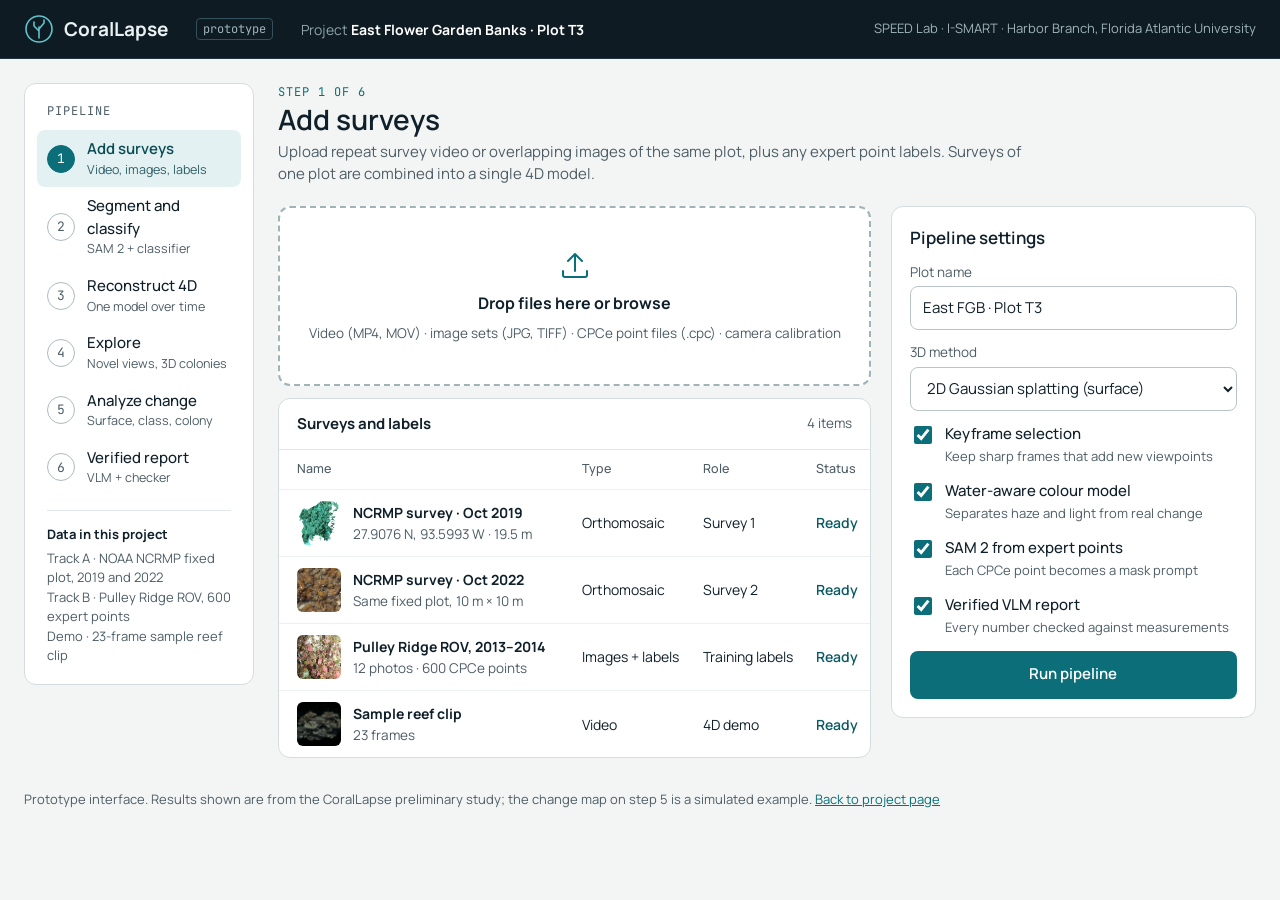
<file: demo/index.html>
<!doctype html>
<html lang="en">
<head>
<meta charset="utf-8">
<meta name="viewport" content="width=device-width, initial-scale=1">
<title>CoralLapse Demo</title>
<meta name="description" content="Interactive prototype of the CoralLapse pipeline: SAM segmentation, 4D reconstruction, novel views, change analysis and verified VLM reports.">
<link rel="preconnect" href="https://fonts.googleapis.com">
<link rel="preconnect" href="https://fonts.gstatic.com" crossorigin>
<link href="https://fonts.googleapis.com/css2?family=Manrope:wght@400;500;600;700&family=JetBrains+Mono:wght@400;500&display=swap" rel="stylesheet">
<link rel="stylesheet" href="style.css">
</head>
<body>

<header class="top">
<div class="top-in">
<a class="brand" href="../">
<svg width="30" height="30" viewBox="0 0 30 30" fill="none" aria-hidden="true"><circle cx="15" cy="15" r="13" stroke="#5FC4CF" stroke-width="1.6"/><path d="M15 24V13M15 17l-5-5M15 15l5-6M10 12V8M20 9V6" stroke="#5FC4CF" stroke-width="1.6" stroke-linecap="round"/></svg>
<b>CoralLapse</b></a>
<span class="tag">prototype</span>
<span class="proj"><span style="color:#8EA3A9">Project</span> <strong>East Flower Garden Banks · Plot T3</strong></span>
<span class="spacer"></span>
<span class="org">SPEED Lab · I-SMART · Harbor Branch, Florida Atlantic University</span>
</div>
</header>

<div class="wrap">
<nav class="steps" aria-label="Pipeline steps">
<div class="eyebrow">Pipeline</div>
<div id="stepnav"></div>
<div class="datainfo"><b>Data in this project</b>
<div>Track A · NOAA NCRMP fixed plot, 2019 and 2022</div>
<div>Track B · Pulley Ridge ROV, 600 expert points</div>
<div>Demo · 23-frame sample reef clip</div></div>
</nav>

<main>

<!-- 1 · Upload -->
<section class="pane" data-step="0" aria-labelledby="h0">
<div><div class="eyebrow">Step 1 of 6</div><h1 id="h0">Add surveys</h1>
<p class="lede">Upload repeat survey video or overlapping images of the same plot, plus any expert point labels. Surveys of one plot are combined into a single 4D model.</p></div>
<div class="row">
<div class="col3">
<label class="drop" id="drop">
<svg width="36" height="36" viewBox="0 0 36 36" fill="none" aria-hidden="true"><path d="M18 24V8M11 14l7-7 7 7" stroke="#0B6E79" stroke-width="2" stroke-linecap="round" stroke-linejoin="round"/><path d="M6 24v4a2 2 0 002 2h20a2 2 0 002-2v-4" stroke="#0B6E79" stroke-width="2" stroke-linecap="round"/></svg>
<b id="dropmsg">Drop files here or browse</b>
<span class="muted small">Video (MP4, MOV) · image sets (JPG, TIFF) · CPCe point files (.cpc) · camera calibration</span>
<input id="up" type="file" multiple aria-label="Choose survey files">
</label>
<div class="card" style="padding:0">
<div style="padding:14px 18px;border-bottom:1px solid #E2E7E9;display:flex;justify-content:space-between;gap:8px;flex-wrap:wrap"><b>Surveys and labels</b><span class="muted small">4 items</span></div>
<div class="tbl"><table style="min-width:560px">
<thead><tr><th scope="col" style="padding-left:18px">Name</th><th scope="col">Type</th><th scope="col">Role</th><th scope="col">Status</th></tr></thead>
<tbody>
<tr><td class="item" style="padding-left:18px"><img src="assets/fgb19.jpg" alt=""><span><b>NCRMP survey · Oct 2019</b><span class="muted small">27.9076 N, 93.5993 W · 19.5 m</span></span></td><td>Orthomosaic</td><td>Survey 1</td><td class="ok">Ready</td></tr>
<tr><td class="item" style="padding-left:18px"><img src="assets/fgb22.jpg" alt=""><span><b>NCRMP survey · Oct 2022</b><span class="muted small">Same fixed plot, 10 m × 10 m</span></span></td><td>Orthomosaic</td><td>Survey 2</td><td class="ok">Ready</td></tr>
<tr><td class="item" style="padding-left:18px"><img src="assets/pr_points.jpg" alt=""><span><b>Pulley Ridge ROV, 2013–2014</b><span class="muted small">12 photos · 600 CPCe points</span></span></td><td>Images + labels</td><td>Training labels</td><td class="ok">Ready</td></tr>
<tr><td class="item" style="padding-left:18px"><img src="assets/key_rgb.jpg" alt=""><span><b>Sample reef clip</b><span class="muted small">23 frames</span></span></td><td>Video</td><td>4D demo</td><td class="ok">Ready</td></tr>
</tbody></table></div>
</div>
</div>
<div class="col2"><div class="card stack">
<h2>Pipeline settings</h2>
<label class="field">Plot name<input type="text" value="East FGB · Plot T3"></label>
<label class="field">3D method<select><option>2D Gaussian splatting (surface)</option><option>Photogrammetry mesh</option><option>Fast preview (monocular depth)</option></select></label>
<label class="check"><input type="checkbox" checked><span><b>Keyframe selection</b><span>Keep sharp frames that add new viewpoints</span></span></label>
<label class="check"><input type="checkbox" checked><span><b>Water-aware colour model</b><span>Separates haze and light from real change</span></span></label>
<label class="check"><input type="checkbox" checked><span><b>SAM 2 from expert points</b><span>Each CPCe point becomes a mask prompt</span></span></label>
<label class="check"><input type="checkbox" checked><span><b>Verified VLM report</b><span>Every number checked against measurements</span></span></label>
<button class="btn full" type="button" data-next>Run pipeline</button>
</div></div>
</div>
</section>

<!-- 2 · Segment -->
<section class="pane" data-step="1" aria-labelledby="h1" hidden>
<div class="head"><div><div class="eyebrow">Step 2 of 6</div><h1 id="h1">Segment and classify</h1>
<p class="lede">SAM 2 outlines each colony and patch of seafloor. Click to add or remove a region; the classifier learns from expert points.</p></div>
<div class="chips" role="group" aria-label="Dataset" data-group="segData">
<button class="chip pill" type="button" data-v="clip" aria-pressed="true">Sample reef clip</button>
<button class="chip pill" type="button" data-v="pulley" aria-pressed="false">Pulley Ridge (expert labels)</button>
</div></div>

<div class="row" data-show="segData:clip">
<div class="col3">
<div class="head" style="align-items:center">
<div class="chips" role="group" aria-label="Layer" data-group="segView">
<button class="chip" type="button" data-v="masks" aria-pressed="true">Masks</button>
<button class="chip" type="button" data-v="rgb" aria-pressed="false">Image</button>
<button class="chip" type="button" data-v="depth" aria-pressed="false">Depth</button>
</div>
<div class="chips" role="group" aria-label="Prompt tool" data-group="tool">
<button class="chip tool" type="button" data-v="add" aria-pressed="true">+ Add point</button>
<button class="chip tool" type="button" data-v="remove" aria-pressed="false">− Remove</button>
<button class="chip tool" type="button" data-v="box" aria-pressed="false">Box</button>
</div></div>
<figure class="viewer"><img id="segImg" src="assets/key_masks.jpg" alt="SAM masks for six colonies over the keyframe"><figcaption id="segCap">keyframe 14 / 23 · masks</figcaption></figure>
</div>
<div class="col2"><div class="card stack">
<div style="display:flex;justify-content:space-between;align-items:baseline"><h2>Colonies found</h2><span class="mono muted small">6</span></div>
<div class="list">
<div><span class="sw" style="background:#4682C8"></span><span class="grow">Colony 1 · tabular</span><span class="mono muted small">17,079 px</span></div>
<div><span class="sw" style="background:#E6AA28"></span><span class="grow">Colony 2 · branching</span><span class="mono muted small">13,691 px</span></div>
<div><span class="sw" style="background:#C85A3C"></span><span class="grow">Colony 3 · branching</span><span class="mono muted small">12,155 px</span></div>
<div><span class="sw" style="background:#8C6EC8"></span><span class="grow">Colony 4 · plate</span><span class="mono muted small">9,578 px</span></div>
<div><span class="sw" style="background:#3CAA6E"></span><span class="grow">Colony 5 · massive</span><span class="mono muted small">9,022 px</span></div>
<div><span class="sw" style="background:#D2508C"></span><span class="grow">Colony 6 · massive</span><span class="mono muted small">8,106 px</span></div>
</div>
<p class="muted small" style="margin:0">Growth-form names on the sample clip are placeholders until the classifier is trained on expert labels.</p>
<button class="btn full" type="button" data-next>Continue to 4D reconstruction</button>
</div></div>
</div>

<div class="row" data-show="segData:pulley" hidden>
<div class="col3">
<div class="chips" role="group" aria-label="Pulley Ridge layer" data-group="prView">
<button class="chip" type="button" data-v="points" aria-pressed="true">Expert points</button>
<button class="chip" type="button" data-v="dense" aria-pressed="false">Dense map</button>
</div>
<figure class="viewer"><img id="prImg" src="assets/pr_points.jpg" alt="Pulley Ridge ROV photo with 50 expert CPCe points"><figcaption>Pulley Ridge · ROV 13-11 · 50 expert points</figcaption></figure>
<div class="legend">
<span><i style="background:#9A9A9A"></i>Rubble</span><span><i style="background:#EAD898"></i>Sand</span><span><i style="background:#DC5C9A"></i>Crustose coralline algae</span><span><i style="background:#3EBE4E"></i>Halimeda</span><span><i style="background:#8A2638"></i>Macroalgae</span><span><i style="background:#EE9420"></i>Sponge</span><span><i style="background:#3C78E6"></i>Coral</span>
</div>
</div>
<div class="col2"><div class="card stack">
<h2>Baseline accuracy, held-out images</h2>
<div class="stats">
<div class="stat"><div class="v">0.62</div><div class="k">accuracy</div></div>
<div class="stat"><div class="v">0.55</div><div class="k">always “rubble”</div></div>
<div class="stat warn"><div class="v">0.27</div><div class="k">macro-F1</div></div>
</div>
<div class="bars" role="img" aria-label="Per-class F1: rubble 0.74, sand 0.51, crustose coralline algae 0.51, macroalgae 0.18, sponge 0.15, Halimeda 0.05, coral 0.00">
<div class="bar"><span>Rubble</span><span class="tr"><i style="width:74%"></i></span><span class="num">0.74</span></div>
<div class="bar"><span>Sand</span><span class="tr"><i style="width:51%"></i></span><span class="num">0.51</span></div>
<div class="bar"><span>CCA</span><span class="tr"><i style="width:51%"></i></span><span class="num">0.51</span></div>
<div class="bar"><span>Macroalgae</span><span class="tr"><i class="low" style="width:18%"></i></span><span class="num">0.18</span></div>
<div class="bar"><span>Sponge</span><span class="tr"><i class="low" style="width:15%"></i></span><span class="num">0.15</span></div>
<div class="bar"><span>Halimeda</span><span class="tr"><i class="low" style="width:5%"></i></span><span class="num">0.05</span></div>
<div class="bar"><span>Coral</span><span class="tr"></span><span class="num">0.00</span></div>
</div>
<p class="muted small" style="margin:0">Superpixels + random forest, leave-one-image-out, 12 images, 600 points. Rare classes are missed; point-prompted SAM 2 with VLM checks is the fix this project builds.</p>
<button class="btn full" type="button" data-next>Continue to 4D reconstruction</button>
</div></div>
</div>
</section>

<!-- 3 · Reconstruct -->
<section class="pane" data-step="2" aria-labelledby="h2" hidden>
<div><div class="eyebrow">Step 3 of 6</div><h1 id="h2">Reconstruct in 4D</h1>
<p class="lede">Frames become one time-indexed 3D model. Stages marked “seed project” are what the full system adds.</p></div>
<div class="progress" aria-hidden="true"><i id="prog"></i></div>
<div class="row">
<div class="col2" style="flex:2 1 360px"><div class="card" style="padding:4px 18px">
<ol class="stages" id="stages">
<li data-done><svg class="dot" viewBox="0 0 22 22" aria-hidden="true"><circle cx="11" cy="11" r="10" fill="#0B6E79"/><path d="M6.5 11.5l3 3 6-7" fill="none" stroke="#fff" stroke-width="2" stroke-linecap="round" stroke-linejoin="round"/></svg><div><b>Keyframes</b><span class="muted small">23 of 23 frames kept · on-screen graphics removed by inpainting</span></div></li>
<li data-done><svg class="dot" viewBox="0 0 22 22" aria-hidden="true"><circle cx="11" cy="11" r="10" fill="#0B6E79"/><path d="M6.5 11.5l3 3 6-7" fill="none" stroke="#fff" stroke-width="2" stroke-linecap="round" stroke-linejoin="round"/></svg><div><b>Per-frame depth</b><span class="muted small">Depth Anything V2 · about 1.9 s per frame on a 2-core CPU</span></div></li>
<li data-done><svg class="dot" viewBox="0 0 22 22" aria-hidden="true"><circle cx="11" cy="11" r="10" fill="#0B6E79"/><path d="M6.5 11.5l3 3 6-7" fill="none" stroke="#fff" stroke-width="2" stroke-linecap="round" stroke-linejoin="round"/></svg><div><b>Alignment to one frame</b><span class="muted small">Median depth drift 1.7% of depth range (max 5.7%)</span></div></li>
<li data-done><svg class="dot" viewBox="0 0 22 22" aria-hidden="true"><circle cx="11" cy="11" r="10" fill="#0B6E79"/><path d="M6.5 11.5l3 3 6-7" fill="none" stroke="#fff" stroke-width="2" stroke-linecap="round" stroke-linejoin="round"/></svg><div><b>Lift to 3D</b><span class="muted small">232,917 coloured points from the keyframe</span></div></li>
<li data-done><svg class="dot" viewBox="0 0 22 22" aria-hidden="true"><circle cx="11" cy="11" r="10" fill="#0B6E79"/><path d="M6.5 11.5l3 3 6-7" fill="none" stroke="#fff" stroke-width="2" stroke-linecap="round" stroke-linejoin="round"/></svg><div><b>Point tracking</b><span class="muted small">26 points tracked on one colony through all 23 frames</span></div></li>
<li><svg class="dot" viewBox="0 0 22 22" aria-hidden="true"><circle cx="11" cy="11" r="9" fill="none" stroke="#8A9AA1" stroke-width="2" stroke-dasharray="3 3"/></svg><div><b>Multi-view poses and scale</b><span class="muted small">COLMAP / GLOMAP with scale bars · seed project</span></div></li>
<li><svg class="dot" viewBox="0 0 22 22" aria-hidden="true"><circle cx="11" cy="11" r="9" fill="none" stroke="#8A9AA1" stroke-width="2" stroke-dasharray="3 3"/></svg><div><b>2D Gaussian splatting + water model</b><span class="muted small">Updated per survey, not rebuilt · seed project</span></div></li>
<li><svg class="dot" viewBox="0 0 22 22" aria-hidden="true"><circle cx="11" cy="11" r="9" fill="none" stroke="#8A9AA1" stroke-width="2" stroke-dasharray="3 3"/></svg><div><b>Joint alignment across surveys</b><span class="muted small">2019 and 2022 in one frame · seed project</span></div></li>
</ol></div></div>
<div class="col3">
<figure class="viewer"><img src="assets/fourd.jpg" alt="Time-indexed reconstruction of the sample reef, all 23 frames aligned in one world frame"><figcaption class="tr">4D model · 23 frames · one world frame</figcaption></figure>
<pre class="log" aria-label="Job log">[keyframes] 23/23 kept · overlays inpainted
[depth]     DepthAnythingV2-B · 1.9 s/frame
[align]     drift median 1.7%  max 5.7%
[lift]      232,917 points written
[track]     26/26 points survive 23 frames
[next]      multi-view + 2DGS needs GPU worker</pre>
<button class="btn" type="button" data-next>Open 4D viewer</button>
</div>
</div>
</section>

<!-- 4 · Explore -->
<section class="pane" data-step="3" aria-labelledby="h3" hidden>
<div class="head"><div><div class="eyebrow">Step 4 of 6</div><h1 id="h3">Explore and novel views</h1>
<p class="lede">Turn the camera to see the reef from angles the diver never filmed, or open one colony in 3D.</p></div>
<div class="chips" role="group" aria-label="View" data-group="ex">
<button class="chip pill" type="button" data-v="scene" aria-pressed="true">Reef novel views</button>
<button class="chip pill" type="button" data-v="colony" aria-pressed="false">Colony in 3D</button>
<button class="chip pill" type="button" data-v="tracks" aria-pressed="false">Point tracks</button>
</div></div>
<div class="row">
<div class="col3" style="flex:3 1 520px">
<figure class="viewer" id="exFig"><img id="exImg" src="assets/nv_a.jpg" alt="Novel view of the reconstructed reef"><figcaption class="tr" id="exCap">novel view · yaw +1.8° pitch 0.6°</figcaption></figure>
<div class="card slider" id="angleBox">
<label for="yaw"><b>Camera angle</b></label>
<input id="yaw" type="range" min="0" max="2" step="1" value="0">
<span class="mono" id="exAngle">yaw +1.8° pitch 0.6°</span>
</div>
</div>
<div class="col2">
<div class="card stack">
<h2>Layers</h2>
<label class="check"><input type="checkbox" checked><span>True colour (water removed)</span></label>
<label class="check"><input type="checkbox"><span>Benthic classes</span></label>
<label class="check"><input type="checkbox"><span>Growth / loss heat map</span></label>
<label class="check"><input type="checkbox"><span>Camera positions</span></label>
</div>
<div class="card stack">
<label class="field" style="color:var(--ink);font-weight:600;font-size:17px">Survey<select style="font-weight:400"><option>Sample clip (demo)</option><option>NCRMP Oct 2019 (needs raw images)</option><option>NCRMP Oct 2022 (needs raw images)</option></select></label>
<div class="stats"><div class="stat"><div class="v" style="font-size:18px">232,917</div><div class="k">points</div></div><div class="stat"><div class="v" style="font-size:18px">1.7%</div><div class="k">median drift</div></div></div>
</div>
<button class="btn full" type="button" data-next>Analyze change</button>
</div>
</div>
</section>

<!-- 5 · Change -->
<section class="pane" data-step="4" aria-labelledby="h4" hidden>
<div><div class="eyebrow">Step 5 of 6</div><h1 id="h4">Analyze change</h1>
<p class="lede">Change is only reported once surveys share one frame and differences exceed the noise floor: per surface point, per benthic class, and per colony.</p></div>
<div class="card stack">
<div class="head" style="align-items:center"><div><h2>Plot T3, East Flower Garden Banks · 2019 vs 2022</h2><div class="muted small">Published NOAA mosaics, same coordinates, three years apart</div></div>
<div class="chips" role="group" aria-label="2019 colour" data-group="fgb">
<button class="chip" type="button" data-v="pub" aria-pressed="true">2019 as published</button>
<button class="chip" type="button" data-v="cc" aria-pressed="false">2019 colour-matched</button>
</div></div>
<div class="pair">
<figure><img id="fgbImg" src="assets/fgb19.jpg" alt="Plot T3 mosaic, October 2019, as published"><figcaption id="fgbCap">Survey 1 · Oct 2019 · as published</figcaption></figure>
<figure><img src="assets/fgb22.jpg" alt="Plot T3 mosaic, October 2022"><figcaption>Survey 2 · Oct 2022 · as published</figcaption></figure>
<div class="stats" style="grid-template-columns:1fr">
<div class="stat"><div class="v">ΔE 31.3</div><div class="k">mean colour difference (CIEDE2000)</div></div>
<div class="stat"><div class="v">99° → 71°</div><div class="k">mean hue angle, 2019 → 2022</div></div>
<div class="stat warn"><div class="v">4–7 / ~900</div><div class="k">consistent SIFT matches: standard alignment fails</div></div>
<div class="stat"><div class="v">48% · 98%</div><div class="k">mosaic area with data, 2019 · 2022</div></div>
</div></div>
<div class="note"><b>What happens next:</b> CoralLapse aligns the raw 2019 and 2022 images jointly, so per-point, per-class and per-colony change can be measured. Colour matching alone removes the mean colour shift but does not restore alignment.</div>
</div>
<div class="grid">
<div class="card stack"><div class="lvl">LEVEL 1 · SURFACE</div><h2>Growth / loss per point</h2>
<img src="assets/change_map.jpg" alt="Example change map on one colony: blue growth, red loss" style="display:block;width:100%;height:160px;object-fit:contain;background:#F7F9F9;border-radius:8px">
<p class="muted small" style="margin:0">Signed distance between surveys along the surface normal (M3C2); changes below the noise floor are greyed out. Shown: simulated example on the demo colony.</p></div>
<div class="card stack"><div class="lvl">LEVEL 2 · CLASS</div><h2>What replaced what</h2>
<div class="tbl"><table style="font-size:13px;min-width:230px">
<thead><tr><th scope="col">2019 ↓ / 2022 →</th><th scope="col">Coral</th><th scope="col">CCA</th><th scope="col">Turf/algae</th><th scope="col">Sand</th></tr></thead>
<tbody>
<tr><th scope="row" style="color:var(--ink)">Coral</th><td class="muted">—</td><td class="muted">—</td><td class="bad">mortality</td><td class="muted">—</td></tr>
<tr><th scope="row" style="color:var(--ink)">CCA</th><td class="muted">—</td><td class="muted">—</td><td class="muted">—</td><td class="bad">burial</td></tr>
</tbody></table></div>
<p class="muted small" style="margin:0">Cells fill with percentage points once the two surveys are aligned. Labels come from the Pulley Ridge-trained classifier.</p></div>
<div class="card stack"><div class="lvl">LEVEL 3 · COLONY</div><h2>Vital rates per tracked colony</h2>
<div class="kv">
<div><span>Planar area</span><span class="muted">awaiting aligned surveys</span></div>
<div><span>3D surface area</span><span class="muted">awaiting aligned surveys</span></div>
<div><span>Volume above base</span><span class="muted">awaiting aligned surveys</span></div>
<div><span>Status</span><span class="muted">growth · partial · death · recruit</span></div>
</div>
<p class="muted small" style="margin:0">Checked against NOAA’s manual colony annotations of the same plot.</p></div>
</div>
<button class="btn" type="button" data-next>Generate verified report</button>
</section>

<!-- 6 · Report -->
<section class="pane" data-step="5" aria-labelledby="h5" hidden>
<div class="head"><div><div class="eyebrow">Step 6 of 6</div><h1 id="h5">Verified monitoring report</h1>
<p class="lede">Written by a vision-language model from the measurement table only. Each claim is checked; unsupported claims become “cannot assess.”</p></div>
<div class="chips"><button class="btn ghost" type="button" id="csv">Download table (CSV)</button><button class="btn" type="button" id="pdf" style="min-height:44px">Print / save PDF</button></div></div>
<article class="report">
<header><div><div style="font-size:22px;font-weight:600">East Flower Garden Banks · Plot T3</div><div class="muted small">Surveys: Oct 2019, Oct 2022 · classifier trained on Pulley Ridge expert labels</div></div>
<div class="chips" style="align-items:flex-start"><span class="badge">5 claims verified</span><span class="badge bad">2 cannot assess</span></div></header>
<section aria-label="Summary"><b>Summary</b>
<p style="margin:4px 0 0;max-width:820px">The 2019 and 2022 mosaics of plot T3 differ strongly in colour (ΔE 31.3; mean hue 99° vs 71°), consistent with different water and light conditions. Standard matching found only 4–7 consistent correspondences, so colony-level change <strong>cannot be assessed</strong> from the published mosaics; joint alignment of the raw images is required. Benthic labels are available from the Pulley Ridge training set.</p></section>
<div class="tbl"><table id="claims" style="min-width:620px">
<thead><tr><th scope="col">Claim</th><th scope="col">Value</th><th scope="col">Source in measurement table</th><th scope="col">Check</th></tr></thead>
<tbody>
<tr><td>Colour difference between surveys</td><td class="mono">ΔE 31.3</td><td class="muted">appearance.deltaE2000</td><td class="ok">Verified</td></tr>
<tr><td>Mean hue shift</td><td class="mono">99° → 71°</td><td class="muted">appearance.hue_mean</td><td class="ok">Verified</td></tr>
<tr><td>Standard alignment</td><td class="mono">4–7 of ~900</td><td class="muted">registration.sift_inliers</td><td class="ok">Verified</td></tr>
<tr><td>Rubble share of expert points (Pulley Ridge)</td><td class="mono">55.3%</td><td class="muted">labels.cpce.rubble (332 / 600)</td><td class="ok">Verified</td></tr>
<tr><td>CCA share of expert points (Pulley Ridge)</td><td class="mono">13.0%</td><td class="muted">labels.cpce.cca (78 / 600)</td><td class="ok">Verified</td></tr>
<tr><td>Colony growth on plot T3</td><td class="mono">—</td><td class="muted">no aligned surveys</td><td class="bad">Cannot assess</td></tr>
<tr><td>Bleaching</td><td class="mono">—</td><td class="muted">colour change confounded by water</td><td class="bad">Cannot assess</td></tr>
</tbody></table></div>
<section class="rec" aria-label="Recommendation"><b>Recommended next step</b>
<p style="margin:2px 0 0;font-size:14px">Request the raw overlapping images and camera calibration for both surveys, then re-run steps 3–6 so change can be measured above the noise floor.</p></section>
<div class="mono muted" style="font-size:12.5px">Generated by CoralLapse prototype · numbers restated from the measurement table only</div>
</article>
<button class="btn ghost" type="button" data-go="0">Start a new project</button>
</section>

</main>
</div>
<footer class="site">Prototype interface. Results shown are from the CoralLapse preliminary study; the change map on step 5 is a simulated example. <a href="../">Back to project page</a></footer>
<script src="app.js"></script>
</body>
</html>
</file>
<file: demo/style.css>
:root{
  --ground:#F3F5F4; --panel:#FFFFFF; --ink:#10202A; --muted:#4D5D66; --line:#D5DCDF; --line2:#EDF0F1;
  --teal:#0B6E79; --teal-ink:#0A4C54; --teal-soft:#E3F1F2; --loss:#9A3412; --loss-soft:#FBEDE6;
  --night:#0E1B22; --viewer:#0B1116;
}
*{box-sizing:border-box}
body{margin:0;background:var(--ground);color:var(--ink);font-family:'Manrope',system-ui,sans-serif;font-size:15px;line-height:1.5}
a{color:var(--teal)} a:hover{color:#074C54}
button,input,select{font:inherit}
:focus-visible{outline:3px solid #E39A2B;outline-offset:2px}
input[type=range],input[type=checkbox]{accent-color:var(--teal)}
input[type=checkbox]{width:18px;height:18px}
.mono{font-family:'JetBrains Mono',ui-monospace,monospace}
.muted{color:var(--muted)}
.small{font-size:13.5px}

.top{background:var(--night);color:#EAF1F2;border-bottom:1px solid #22343D}
.top-in{max-width:1440px;margin:0 auto;padding:14px 24px;display:flex;flex-wrap:wrap;align-items:center;gap:16px 28px}
.brand{display:flex;align-items:center;gap:10px;color:inherit;text-decoration:none}
.brand b{font-size:19px}
.tag{font-family:'JetBrains Mono',monospace;font-size:12px;color:#9FB4BA;border:1px solid #34505A;border-radius:4px;padding:1px 6px}
.proj{font-size:14px;color:#C9D7DA}.proj strong{color:#fff}
.spacer{flex:1 1 auto}
.org{font-size:13px;color:#9FB4BA}

.wrap{max-width:1440px;margin:0 auto;padding:24px;display:flex;flex-wrap:wrap;gap:24px;align-items:flex-start}
nav.steps{flex:1 1 230px;max-width:100%;background:var(--panel);border:1px solid var(--line);border-radius:12px;padding:12px}
.eyebrow{font-family:'JetBrains Mono',monospace;font-size:12px;letter-spacing:.08em;text-transform:uppercase;color:var(--teal)}
nav .eyebrow{color:var(--muted);padding:6px 10px 10px}
.step{display:flex;align-items:center;gap:12px;width:100%;min-height:52px;padding:8px 10px;border:none;border-radius:8px;background:transparent;color:var(--ink);text-align:left;cursor:pointer}
.step .n{flex:0 0 28px;height:28px;border-radius:50%;border:1.5px solid #AEBAC0;background:#fff;color:var(--muted);display:flex;align-items:center;justify-content:center;font-family:'JetBrains Mono',monospace;font-size:13px}
.step .t{display:flex;flex-direction:column}.step .t b{font-weight:500}.step .t span{font-size:12.5px;color:var(--muted)}
.step.done .n{border-color:var(--teal);color:var(--teal)}
.step[aria-current=step]{background:var(--teal-soft);color:var(--teal-ink)}
.step[aria-current=step] .n{background:var(--teal);border-color:var(--teal);color:#fff}
.step[aria-current=step] .t b{font-weight:600}.step[aria-current=step] .t span{color:#2F5F66}
.datainfo{margin:14px 10px 6px;padding-top:14px;border-top:1px solid #E2E7E9;font-size:13px;color:var(--muted)}
.datainfo b{color:var(--ink);display:block;margin-bottom:4px}

main{flex:999 1 560px;min-width:0}
section.pane{display:flex;flex-direction:column;gap:20px}
section.pane[hidden]{display:none}
h1{margin:2px 0 4px;font-size:28px;line-height:1.2;font-weight:600}
.lede{margin:0;color:var(--muted);max-width:760px}
.head{display:flex;flex-wrap:wrap;justify-content:space-between;align-items:flex-end;gap:12px}
.row{display:flex;flex-wrap:wrap;gap:20px}
.col3{flex:3 1 480px;min-width:0;display:flex;flex-direction:column;gap:12px}
.col2{flex:2 1 290px;min-width:0;display:flex;flex-direction:column;gap:14px}
.card{background:var(--panel);border:1px solid var(--line);border-radius:12px;padding:18px}
.card.stack{display:flex;flex-direction:column;gap:12px}
.card h2{margin:0;font-size:17px;font-weight:600}
.grid{display:grid;grid-template-columns:repeat(auto-fit,minmax(260px,1fr));gap:16px}

.btn{min-height:48px;padding:0 22px;border:none;border-radius:8px;background:var(--teal);color:#fff;font-weight:600;cursor:pointer;align-self:flex-start}
.btn.full{align-self:stretch}
.btn.ghost{background:#fff;color:var(--ink);border:1px solid #B9C4C9;font-weight:500;min-height:44px}
.chips{display:flex;gap:6px;flex-wrap:wrap}
.chip{min-height:44px;padding:0 14px;border-radius:8px;border:1px solid #B9C4C9;background:#fff;color:var(--ink);font-weight:500;font-size:14px;cursor:pointer}
.chip.pill{border-radius:999px;padding:0 16px}
.chip[aria-pressed=true]{background:var(--night);border-color:var(--night);color:#fff}
.chip.pill[aria-pressed=true]{background:var(--teal);border-color:var(--teal)}
.chip.tool[aria-pressed=true]{background:var(--teal-soft);border-color:var(--teal);color:var(--teal-ink);font-weight:600}

.viewer{margin:0;background:var(--viewer);border-radius:12px;overflow:hidden;position:relative}
.viewer.light{background:#fff;border:1px solid var(--line)}
.viewer img{display:block;width:100%;height:auto}
.viewer figcaption{position:absolute;left:12px;bottom:12px;background:rgba(8,14,18,.82);color:#E6EEF0;font-family:'JetBrains Mono',monospace;font-size:12.5px;padding:6px 10px;border-radius:6px}
.viewer figcaption.tr{left:auto;right:12px;bottom:auto;top:12px}

.drop{display:flex;flex-direction:column;align-items:center;justify-content:center;gap:8px;min-height:180px;border:2px dashed #9FB3B9;border-radius:12px;background:#fff;cursor:pointer;text-align:center;padding:20px;position:relative}
.drop b{font-size:16px}
.drop input{position:absolute;inset:0;opacity:0;cursor:pointer}
.drop.has{border-color:var(--teal);background:var(--teal-soft)}
.tbl{overflow-x:auto}
table{width:100%;border-collapse:collapse;font-size:14px}
th{font-weight:500;text-align:left;color:var(--muted);font-size:12.5px;padding:10px 8px}
td{padding:11px 8px;border-top:1px solid var(--line2);vertical-align:middle}
td.item{display:flex;align-items:center;gap:12px}
td.item img{width:44px;height:44px;object-fit:cover;border-radius:6px}
td.item b{display:block}
.ok{color:#0A5A63;font-weight:600}.bad{color:var(--loss);font-weight:600}
.field{display:flex;flex-direction:column;gap:4px;font-size:13.5px;color:var(--muted)}
.field input,.field select{min-height:44px;padding:0 12px;border:1px solid #B9C4C9;border-radius:8px;color:var(--ink);font-size:15px;background:#fff}
.check{display:flex;gap:10px;align-items:flex-start;cursor:pointer}
.check input{margin-top:3px}
.check b{font-weight:500;display:block}.check span span{font-size:13px;color:var(--muted)}

.list>div{display:flex;align-items:center;gap:10px;padding:9px 0;border-top:1px solid var(--line2)}
.list>div:last-child{border-bottom:1px solid var(--line2)}
.sw{width:14px;height:14px;border-radius:3px;flex:0 0 14px}
.list .grow{flex:1 1 auto}
.legend{display:flex;flex-wrap:wrap;gap:10px 18px;font-size:13px}
.legend span{display:flex;align-items:center;gap:6px}.legend i{width:12px;height:12px;border-radius:3px;display:inline-block}

.stats{display:grid;grid-template-columns:repeat(auto-fit,minmax(110px,1fr));gap:10px}
.stat{background:var(--ground);border-radius:8px;padding:10px 12px}
.stat .v{font-family:'JetBrains Mono',monospace;font-size:22px;font-weight:500}
.stat .k{font-size:12.5px;color:var(--muted)}
.stat.warn{background:var(--loss-soft)}.stat.warn .v{color:var(--loss)}
.bars{display:flex;flex-direction:column;gap:8px}
.bar{display:grid;grid-template-columns:96px minmax(0,1fr) 40px;align-items:center;gap:8px;font-size:13.5px}
.bar .tr{height:12px;background:var(--line2);border-radius:3px;overflow:hidden}
.bar .tr i{display:block;height:12px;background:var(--teal)}
.bar .tr i.low{background:#C2410C}
.bar .num{font-family:'JetBrains Mono',monospace;text-align:right}

ol.stages{list-style:none;margin:0;padding:0}
ol.stages li{display:flex;gap:12px;padding:14px 0;border-bottom:1px solid var(--line2)}
ol.stages li:last-child{border-bottom:none}
ol.stages b{display:block}
.dot{flex:0 0 22px;width:22px;height:22px;margin-top:1px}
pre.log{margin:0;background:var(--night);color:#CFE0E3;font-family:'JetBrains Mono',monospace;font-size:12.5px;line-height:1.6;padding:14px 16px;border-radius:12px;overflow-x:auto}
.progress{height:6px;background:var(--line2);border-radius:3px;overflow:hidden}
.progress i{display:block;height:6px;width:0;background:var(--teal);transition:width .4s}

.slider{display:flex;flex-wrap:wrap;align-items:center;gap:10px 18px}
.slider input{flex:1 1 220px;min-height:44px}
.slider .mono{min-width:160px}

.pair{display:grid;grid-template-columns:repeat(auto-fit,minmax(240px,1fr));gap:14px}
.pair figure{margin:0}
.pair img{display:block;width:100%;aspect-ratio:1/1;object-fit:contain;background:var(--ground);border-radius:8px}
.pair figcaption{font-size:13.5px;color:var(--muted);margin-top:6px}
.note{background:var(--teal-soft);color:var(--teal-ink);border-radius:8px;padding:12px 14px;font-size:14px}
.lvl{font-family:'JetBrains Mono',monospace;font-size:12px;color:var(--teal)}
.kv>div{display:flex;justify-content:space-between;gap:10px;padding:7px 0;border-top:1px solid var(--line2);font-size:14px}
.kv>div:last-child{border-bottom:1px solid var(--line2)}

article.report{background:var(--panel);border:1px solid var(--line);border-radius:12px;padding:28px;max-width:980px;display:flex;flex-direction:column;gap:18px}
article.report header{display:flex;flex-wrap:wrap;justify-content:space-between;gap:12px;border-bottom:1px solid #E2E7E9;padding-bottom:16px}
.badge{border-radius:999px;padding:4px 12px;font-size:13px;font-weight:600;background:var(--teal-soft);color:var(--teal-ink)}
.badge.bad{background:var(--loss-soft);color:var(--loss)}
.rec{background:var(--ground);border-radius:8px;padding:14px 16px}
footer.site{max-width:1440px;margin:0 auto;padding:8px 24px 32px;font-size:13px;color:var(--muted)}

@media (max-width:640px){
  .wrap{padding:16px;gap:16px}
  h1{font-size:24px}
  article.report{padding:18px}
}

@media print{
  .top,nav.steps,footer.site,.head .chips,.pane>.btn,.lede{display:none!important}
  body{background:#fff}
  .wrap{padding:0}
  article.report{border:none;padding:0}
}

[hidden]{display:none!important}
@media (max-width:760px){
  nav.steps{flex-basis:100%;padding:8px}
  nav.steps .eyebrow,.datainfo{display:none}
  #stepnav{display:flex;gap:4px;overflow-x:auto}
  .step{flex:0 0 auto;width:auto;min-height:48px}
  .step .t span{display:none}
}
</file>
